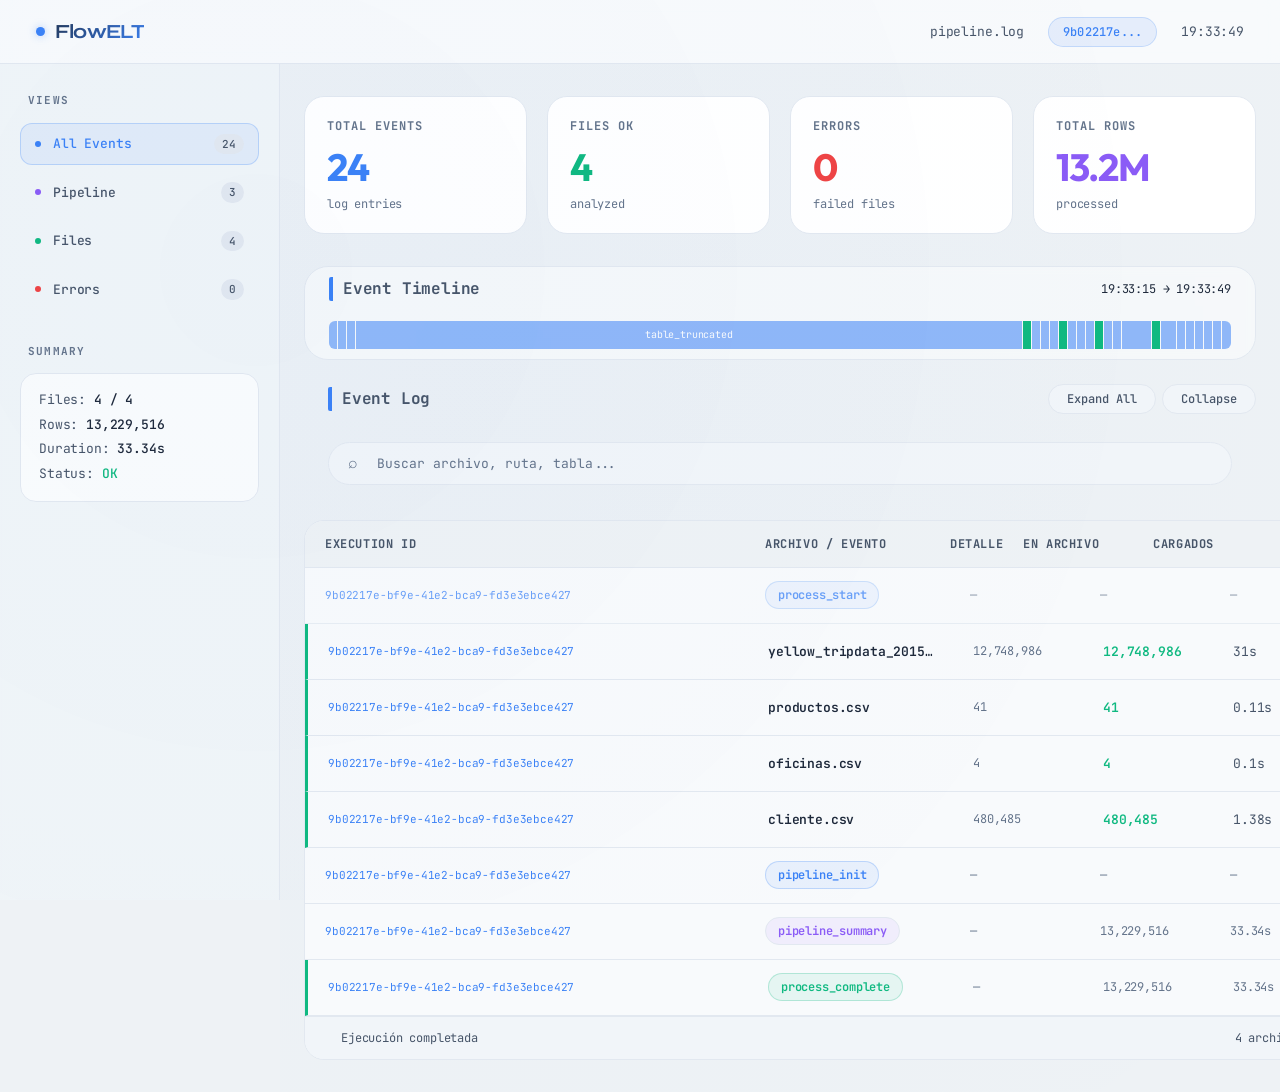
<file: logs/examples/log_example.html>
<!DOCTYPE html>
<html lang="en">
<head>
    <meta charset="UTF-8">
    <meta name="viewport" content="width=device-width, initial-scale=1.0, viewport-fit=cover">
    <title>FlowELT — Pipeline Monitor | Dark Elegant</title>
    <link href="https://fonts.googleapis.com/css2?family=Outfit:wght@400;500;600;700;800&family=JetBrains+Mono:wght@400;500;600;700&family=Syne:wght@400;500;600;700;800&display=swap" rel="stylesheet">
    <style>
        * {
            margin: 0;
            padding: 0;
            box-sizing: border-box;
        }

 :root {
    /* Modo claro suave - reducido el blanco, tonos más cálidos */
    --bg-deep: #eef2f5;
    --bg-surface: #f8fafc;
    --bg-elevated: #f1f5f9;
    --bg-card: #ffffff;
    --border-subtle: #e2e8f0;
    --border-medium: #cbd5e1;
    --accent-primary: #3b82f6;
    --accent-glow: rgba(59, 130, 246, 0.08);
    --accent-soft: #dbeafe;
    /* Textos con excelente contraste pero suaves */
    --text-primary: #1e293b;
    --text-secondary: #475569;
    --text-tertiary: #64748b;
    --success: #10b981;
    --success-glow: rgba(16, 185, 129, 0.08);
    --error: #ef4444;
    --error-glow: rgba(239, 68, 68, 0.08);
    --warning: #f59e0b;
    --warning-glow: rgba(245, 158, 11, 0.08);
    --purple-accent: #8b5cf6;
    --purple-glow: rgba(139, 92, 246, 0.08);
    --radius-sm: 6px;
    --radius-md: 10px;
    --radius-lg: 14px;
    --transition-fast: 0.15s ease;
    --transition-smooth: 0.2s cubic-bezier(0.2, 0.9, 0.4, 1.1);
}

* {
    margin: 0;
    padding: 0;
    box-sizing: border-box;
}

body {
    background: var(--bg-deep);
    font-family: 'JetBrains Mono', 'SF Mono', monospace;
    color: var(--text-primary);
    min-height: 100vh;
    overflow-x: hidden;
    line-height: 1.5;
    letter-spacing: -0.01em;
}

/* efecto de textura muy sutil */
body::before {
    content: '';
    position: fixed;
    top: 0;
    left: 0;
    right: 0;
    bottom: 0;
    background: radial-gradient(circle at 20% 30%, rgba(59, 130, 246, 0.02) 0%, transparent 80%);
    pointer-events: none;
    z-index: 999;
}

/* scrollbar elegante */
::-webkit-scrollbar {
    width: 5px;
    height: 5px;
}
::-webkit-scrollbar-track {
    background: var(--bg-surface);
    border-radius: 10px;
}
::-webkit-scrollbar-thumb {
    background: #cbd5e1;
    border-radius: 10px;
}
::-webkit-scrollbar-thumb:hover {
    background: var(--accent-primary);
}

/* topbar — menos blanco, más translúcido */
.topbar {
    display: flex;
    align-items: center;
    justify-content: space-between;
    padding: 0 36px;
    height: 64px;
    background: rgba(248, 250, 252, 0.95);
    backdrop-filter: blur(12px);
    border-bottom: 1px solid var(--border-subtle);
    position: sticky;
    top: 0;
    z-index: 110;
}

.logo {
    font-family: 'Syne', sans-serif;
    font-weight: 700;
    font-size: 20px;
    letter-spacing: -0.8px;
    background: linear-gradient(135deg, #1e293b 0%, #3b82f6 100%);
    -webkit-background-clip: text;
    background-clip: text;
    color: transparent;
    display: flex;
    align-items: center;
    gap: 10px;
}
.logo-dot {
    width: 9px;
    height: 9px;
    background: var(--accent-primary);
    border-radius: 50%;
    box-shadow: 0 0 8px rgba(59, 130, 246, 0.4);
    animation: softPulse 2.2s infinite;
}
@keyframes softPulse {
    0%, 100% { opacity: 0.9; transform: scale(1); }
    50% { opacity: 0.5; transform: scale(0.85); }
}

.topbar-meta {
    font-size: 13px;
    color: var(--text-secondary);
    display: flex;
    align-items: center;
    gap: 24px;
}
.execution-badge {
    background: rgba(59, 130, 246, 0.1);
    border: 0.5px solid rgba(59, 130, 246, 0.2);
    padding: 5px 14px;
    border-radius: 40px;
    font-size: 12px;
    font-weight: 500;
    font-family: 'JetBrains Mono', monospace;
    letter-spacing: 0.2px;
    color: var(--accent-primary);
}

/* layout grid */
.layout {
    display: grid;
    grid-template-columns: 280px 1fr;
    min-height: calc(100vh - 64px);
}

/* sidebar — fondo más integrado, menos blanco */
.sidebar {
    background: rgba(241, 245, 249, 0.8);
    backdrop-filter: blur(4px);
    border-right: 1px solid var(--border-subtle);
    padding: 28px 0;
    position: sticky;
    top: 64px;
    height: calc(100vh - 64px);
    overflow-y: auto;
}

.sidebar-section {
    padding: 0 20px;
    margin-bottom: 32px;
}
.sidebar-label {
    font-size: 11px;
    font-weight: 700;
    letter-spacing: 1.2px;
    text-transform: uppercase;
    color: var(--text-tertiary);
    margin-bottom: 14px;
    padding-left: 8px;
}
.nav-item {
    display: flex;
    align-items: center;
    gap: 12px;
    padding: 10px 14px;
    border-radius: 12px;
    cursor: pointer;
    font-size: 13px;
    font-weight: 500;
    color: var(--text-secondary);
    transition: all var(--transition-fast);
    margin-bottom: 6px;
    border: 1px solid transparent;
}
.nav-item:hover {
    background: rgba(59, 130, 246, 0.06);
    color: var(--text-primary);
    border-color: rgba(59, 130, 246, 0.15);
}
.nav-item.active {
    background: var(--accent-glow);
    border-color: rgba(59, 130, 246, 0.25);
    color: var(--accent-primary);
}
.nav-dot {
    width: 6px;
    height: 6px;
    border-radius: 50%;
}
.nav-count {
    margin-left: auto;
    font-size: 11px;
    background: #e2e8f0;
    padding: 2px 8px;
    border-radius: 30px;
    color: var(--text-secondary);
    font-weight: 500;
}

/* summary block */
.summary-stats {
    background: rgba(255, 255, 255, 0.7);
    border-radius: 16px;
    padding: 14px 18px;
    margin-top: 8px;
    border: 0.5px solid var(--border-subtle);
}
.summary-stats > div {
    font-size: 13px;
    line-height: 1.9;
    color: var(--text-secondary);
}
.summary-stats span {
    color: var(--text-primary);
    font-weight: 500;
}

/* main area */
.main {
    padding: 32px 24px;
    background: radial-gradient(ellipse at 20% 30%, rgba(59, 130, 246, 0.02), transparent);
}

/* KPI cards — menos blanco, más integración */
.kpi-grid {
    display: grid;
    grid-template-columns: repeat(4, 1fr);
    gap: 20px;
    margin-bottom: 32px;
}
.kpi-card {
    background: var(--bg-card);
    border: 1px solid var(--border-subtle);
    border-radius: 20px;
    padding: 20px 22px;
    position: relative;
    transition: all var(--transition-smooth);
    backdrop-filter: blur(2px);
    overflow: hidden;
}
.kpi-card::after {
    content: '';
    position: absolute;
    bottom: 0;
    left: 0;
    width: 100%;
    height: 2px;
    background: linear-gradient(90deg, transparent, var(--accent-primary), transparent);
    opacity: 0;
    transition: opacity 0.3s;
}
.kpi-card:hover {
    transform: translateY(-3px);
    border-color: rgba(59, 130, 246, 0.4);
    box-shadow: 0 12px 28px -12px rgba(0, 0, 0, 0.1);
}
.kpi-card:hover::after {
    opacity: 0.6;
}
.kpi-label {
    font-size: 12px;
    font-weight: 700;
    letter-spacing: 1px;
    color: var(--text-tertiary);
    text-transform: uppercase;
    margin-bottom: 12px;
}
.kpi-value {
    font-family: 'Outfit', sans-serif;
    font-size: 38px;
    font-weight: 700;
    line-height: 1.1;
    margin-bottom: 6px;
    letter-spacing: -1px;
}
.kpi-card.blue .kpi-value { color: var(--accent-primary); }
.kpi-card.green .kpi-value { color: var(--success); }
.kpi-card.red .kpi-value { color: var(--error); }
.kpi-card.purple .kpi-value { color: var(--purple-accent); }
.kpi-sub {
    font-size: 12px;
    color: var(--text-tertiary);
}

/* timeline wrap — más suave */
.timeline-wrap {
    background: rgba(248, 250, 252, 0.8);
    backdrop-filter: blur(4px);
    border: 0.5px solid var(--border-subtle);
    border-radius: 24px;
    padding: 10px 24px;
    margin-bottom: 24px;
}
.timeline-wrap .section-header {
    margin-bottom: 8px;
}
.section-header {
    display: flex;
    align-items: center;
    justify-content: space-between;
    margin-bottom: 20px;
    padding-bottom: 8px;
}
/* Align Event Log header with content inside timeline-wrap */
.main > .section-header {
    padding-left: 24px;
}
.main > .search-wrap {
    margin-left: 24px;
    margin-right: 24px;
}
.main > .filters {
    padding-left: 24px;
    padding-right: 24px;
}
.section-title {
    font-family: 'JetBrains Mono', monospace;
    font-size: 16px;
    font-weight: 700;
    letter-spacing: -0.2px;
    color: var(--text-secondary);
    padding-left: 14px;
    background: linear-gradient(to right, var(--accent-primary) 4px, transparent 4px);
    border-radius: 2px;
}
.timeline-track {
    display: flex;
    align-items: stretch;
    width: 100%;
    height: 28px;
    border-radius: 6px;
    overflow: hidden;
    margin-top: 12px;
    gap: 1px;
}
.timeline-segment {
    display: flex;
    align-items: center;
    justify-content: center;
    padding: 0 4px;
    font-size: 10px;
    font-family: 'JetBrains Mono', monospace;
    white-space: nowrap;
    overflow: hidden;
    text-overflow: ellipsis;
    cursor: pointer;
    transition: filter 0.15s;
    min-width: 2px;
}
.timeline-segment:hover { filter: brightness(1.15); }
.timeline-segment.ok   { background: var(--success);        color: #fff; }
.timeline-segment.err  { background: var(--error);          color: #fff; }
.timeline-segment.info { background: var(--accent-primary); color: #fff; opacity: 0.55; }

/* search & filters */
.search-wrap {
    position: relative;
    margin-bottom: 35px;
}
.search-input {
    width: 100%;
    background: var(--bg-elevated);
    border: 1px solid var(--border-subtle);
    border-radius: 44px;
    padding: 12px 20px 12px 48px;
    font-family: 'JetBrains Mono', monospace;
    font-size: 13px;
    color: var(--text-primary);
    transition: all var(--transition-fast);
}
.search-input:focus {
    border-color: var(--accent-primary);
    outline: none;
    box-shadow: 0 0 0 2px var(--accent-glow);
}
.search-input::placeholder {
    color: var(--text-tertiary);
}
.search-icon {
    position: absolute;
    left: 20px;
    top: 50%;
    transform: translateY(-50%);
    font-size: 16px;
    color: var(--text-tertiary);
}
.filters {
    display: flex;
    gap: 10px;
    margin-bottom: 20px;
    flex-wrap: wrap;
}
.filter-btn {
    padding: 6px 18px;
    border-radius: 40px;
    font-size: 12px;
    font-family: 'JetBrains Mono', monospace;
    font-weight: 500;
    background: #f1f5f9;
    border: 0.5px solid var(--border-subtle);
    color: var(--text-secondary);
    cursor: pointer;
    transition: all 0.2s;
}
.filter-btn:hover {
    background: rgba(59, 130, 246, 0.1);
    color: var(--accent-primary);
    border-color: var(--accent-primary);
}
.filter-btn.active {
    background: var(--accent-glow);
    border-color: var(--accent-primary);
    color: var(--accent-primary);
}
.filter-btn.success.active {
    background: var(--success-glow);
    border-color: var(--success);
    color: var(--success);
}
.filter-btn.error.active {
    background: var(--error-glow);
    border-color: var(--error);
    color: var(--error);
}

/* event table — menos blanco, más integrado */
.event-table {
    background: var(--bg-surface);
    border-radius: 20px;
    border: 0.5px solid var(--border-subtle);
    overflow: hidden;
    min-width: 1020px;
}
.main {
    overflow-x: auto;
}
.event-table-header {
    display: grid;
    grid-template-columns: 420px 165px 1fr 110px 110px 90px 36px;
    column-gap: 20px;
    padding: 14px 20px;
    background: #eef2f5;
    border-bottom: 1px solid var(--border-subtle);
    font-size: 12px;
    font-weight: 700;
    letter-spacing: 0.6px;
    text-transform: uppercase;
    color: var(--text-secondary);
}
.event-row {
    display: grid;
    grid-template-columns: 420px 165px 1fr 110px 110px 90px 36px;
    column-gap: 20px;
    padding: 0 20px;
    border-bottom: 0.5px solid var(--border-subtle);
    cursor: pointer;
    transition: background 0.15s;
    min-height: 56px;
    align-items: center;
}
.event-row:last-child {
    border-bottom: none;
}
.event-row:hover {
    background: rgba(59, 130, 246, 0.03);
}
.event-row--ok  { border-left: 3px solid var(--success); }
.event-row--err { border-left: 3px solid var(--error); }
.event-exec-id {
    font-size: 11px;
    font-family: 'JetBrains Mono', monospace;
    color: var(--accent-primary);
    overflow: hidden;
    text-overflow: ellipsis;
    white-space: nowrap;
}
.event-filename {
    font-size: 13px;
    font-weight: 600;
    color: var(--text-primary);
    overflow: hidden;
    text-overflow: ellipsis;
    white-space: nowrap;
}
.event-path {
    font-size: 11px;
    color: var(--text-tertiary);
    overflow: hidden;
    text-overflow: ellipsis;
    white-space: nowrap;
}
.event-rows {
    font-size: 13px;
    color: var(--success);
    font-weight: 600;
    font-variant-numeric: tabular-nums;
}
.event-rows-err {
    font-size: 13px;
    color: var(--error);
    font-weight: 600;
}
.event-duration {
    font-size: 13px;
    color: var(--text-secondary);
    font-variant-numeric: tabular-nums;
}
.event-meta {
    font-size: 12px;
    color: var(--text-tertiary);
    overflow: hidden;
    text-overflow: ellipsis;
    white-space: nowrap;
}
.event-badge {
    display: inline-flex;
    align-items: center;
    padding: 4px 12px;
    border-radius: 30px;
    font-size: 12px;
    font-weight: 600;
    letter-spacing: -0.2px;
    background: #eef2f5;
    color: var(--text-secondary);
    border: 0.5px solid var(--border-subtle);
}
.badge-pipeline_start, .badge-pipeline_init {
    background: var(--accent-glow);
    color: var(--accent-primary);
    border-color: rgba(59, 130, 246, 0.25);
}
.badge-file_analysis_metadata_metadata {
    background: var(--success-glow);
    color: var(--success);
    border-color: rgba(16, 185, 129, 0.25);
}
.badge-pipeline_summary {
    background: var(--purple-glow);
    color: var(--purple-accent);
}
.badge-metadata, .badge-columns {
    background: rgba(139, 92, 246, 0.08);
    color: #7c3aed;
}
.badge-analysis_error, .badge-critical_error, .badge-file_not_found {
    background: var(--error-glow);
    color: var(--error);
}
.badge-complete-ok {
    background: var(--success-glow);
    color: var(--success);
    border-color: rgba(16, 185, 129, 0.25);
}
.badge-complete-err {
    background: var(--error-glow);
    color: var(--error);
    border-color: rgba(239, 68, 68, 0.25);
}
.event-summary {
    font-size: 13px;
    color: var(--text-secondary);
    overflow: hidden;
    text-overflow: ellipsis;
    white-space: nowrap;
    padding-right: 12px;
}
.event-expand {
    font-size: 12px;
    color: var(--text-tertiary);
    text-align: right;
    transition: transform 0.2s, color 0.2s;
}
.event-row.expanded .event-expand {
    transform: rotate(90deg);
    color: var(--accent-primary);
}

/* detail panel — más suave */
.detail-panel {
    display: none;
    padding: 20px 24px;
    background: #f9fbfd;
    border-top: 1px solid var(--border-subtle);
}
.detail-panel.show {
    display: block;
}
.detail-grid {
    display: grid;
    grid-template-columns: repeat(auto-fill, minmax(240px, 1fr));
    gap: 12px;
}
.detail-field {
    background: #f1f5f9;
    border-radius: 14px;
    padding: 12px 16px;
    border: 0.5px solid var(--border-subtle);
}
.detail-key {
    font-size: 10px;
    font-weight: 700;
    text-transform: uppercase;
    letter-spacing: 0.8px;
    color: var(--text-tertiary);
    margin-bottom: 8px;
}
.detail-val {
    font-size: 14px;
    font-weight: 500;
    color: var(--text-primary);
}
.detail-val.num { color: var(--accent-primary); font-family: monospace; font-weight: 600;}
.detail-val.ok { color: var(--success); font-weight: 600;}
.detail-val.err { color: var(--error); font-weight: 600;}

.cols-section {
    margin-top: 16px;
}
.cols-toggle {
    display: inline-flex;
    align-items: center;
    gap: 8px;
    font-size: 12px;
    cursor: pointer;
    color: var(--accent-primary);
    background: rgba(59, 130, 246, 0.08);
    padding: 4px 14px;
    border-radius: 40px;
    transition: 0.2s;
}
.cols-grid {
    display: none;
    grid-template-columns: repeat(auto-fill, minmax(160px, 1fr));
    gap: 8px;
    margin-top: 14px;
}
.cols-grid.show {
    display: grid;
}
.col-chip {
    background: #f1f5f9;
    border: 0.5px solid var(--border-subtle);
    border-radius: 40px;
    padding: 5px 14px;
    font-size: 12px;
    display: flex;
    gap: 8px;
    color: var(--text-secondary);
}
.status-bar {
    display: flex;
    align-items: center;
    gap: 16px;
    padding: 12px 20px;
    background: #f1f5f9;
    border-top: 0.5px solid var(--border-subtle);
    font-size: 12px;
    color: var(--text-secondary);
}

.file-list-toggle {
    display: inline-flex;
    gap: 6px;
    font-size: 12px;
    background: rgba(59, 130, 246, 0.1);
    padding: 2px 12px;
    border-radius: 30px;
    cursor: pointer;
    transition: 0.15s;
    color: var(--accent-primary);
}
.file-list-dropdown {
    display: none;
    flex-direction: column;
    gap: 6px;
    margin-top: 12px;
    background: var(--bg-elevated);
    border-radius: 14px;
    padding: 12px;
    max-height: 200px;
    overflow-y: auto;
    border: 0.5px solid var(--border-subtle);
}
.file-list-dropdown.show { display: flex; }
.file-list-item {
    font-size: 12px;
    padding: 4px 8px;
    border-left: 2px solid var(--accent-primary);
    color: var(--text-secondary);
}

.event-row--flat {
    cursor: default;
    opacity: 0.75;
}
.file-events-list {
    display: flex;
    flex-direction: column;
    gap: 6px;
    padding: 4px 0;
}
.file-event-item {
    display: flex;
    align-items: center;
    gap: 12px;
    padding: 7px 10px;
    border-radius: 8px;
    background: var(--bg-elevated);
    border: 0.5px solid var(--border-subtle);
}
.file-event-time {
    font-size: 11px;
    color: var(--text-tertiary);
    font-variant-numeric: tabular-nums;
    min-width: 72px;
    flex-shrink: 0;
}
.file-event-detail {
    font-size: 12px;
    color: var(--text-secondary);
    overflow: hidden;
    text-overflow: ellipsis;
    white-space: nowrap;
}
.empty-state {
    text-align: center;
    padding: 60px;
    color: var(--text-tertiary);
}
.summary-inline {
    display: flex;
    align-items: center;
    gap: 8px;
    flex-wrap: wrap;
}
.summary-tag {
    background: #eef2f5;
    padding: 2px 8px;
    border-radius: 20px;
    font-size: 11px;
    font-weight: 500;
}
.summary-tag.ok { background: var(--success-glow); color: var(--success);}
.summary-tag.err { background: var(--error-glow); color: var(--error);}
.summary-filename {
    font-family: monospace;
    font-size: 12px;
    color: var(--text-primary);
}

/* responsive */
@media (max-width: 900px) {
    .layout { grid-template-columns: 1fr; }
    .sidebar { display: none; }
    .kpi-grid { grid-template-columns: repeat(2,1fr); }
    .main { padding: 20px; }
    .event-table-header, .event-row {
        grid-template-columns: 100px 1fr 110px 36px;
    }
    .event-table-header > :nth-child(2),
    .event-row > :nth-child(2),
    .event-table-header > :nth-child(3),
    .event-row > :nth-child(3),
    .event-table-header > :nth-child(4),
    .event-row > :nth-child(4),
    .event-table-header > :nth-child(6),
    .event-row > :nth-child(6) { display: none; }
}
    </style>
</head>
<body>
<div class="topbar">
    <div class="logo"><div class="logo-dot"></div>FlowELT</div>
    <div class="topbar-meta"><span id="log-filename">—</span><span class="execution-badge" id="exec-id">execution_id</span><span id="last-update"></span></div>
</div>
<div class="layout">
    <aside class="sidebar"><div class="sidebar-section"><div class="sidebar-label">Views</div>
        <div class="nav-item active" onclick="setView('all', this)"><div class="nav-dot" style="background: var(--accent-primary)"></div>All Events<span class="nav-count" id="nav-all">0</span></div>
        <div class="nav-item" onclick="setView('pipeline', this)"><div class="nav-dot" style="background: var(--purple-accent)"></div>Pipeline<span class="nav-count" id="nav-pipeline">0</span></div>
        <div class="nav-item" onclick="setView('file_success', this)"><div class="nav-dot" style="background: var(--success)"></div>Files<span class="nav-count" id="nav-file_success">0</span></div>
        <div class="nav-item" onclick="setView('errors', this)"><div class="nav-dot" style="background: var(--error)"></div>Errors<span class="nav-count" id="nav-errors">0</span></div>
    </div>
    <div class="sidebar-section"><div class="sidebar-label">Summary</div><div class="summary-stats"><div>Files: <span id="sb-files">—</span></div><div>Rows: <span id="sb-rows">—</span></div><div>Duration: <span id="sb-duration">—</span></div><div>Status: <span id="sb-status">—</span></div></div></div></aside>
    <main class="main">
        <div class="kpi-grid"><div class="kpi-card blue"><div class="kpi-label">Total Events</div><div class="kpi-value" id="kpi-total">—</div><div class="kpi-sub">log entries</div></div>
        <div class="kpi-card green"><div class="kpi-label">Files OK</div><div class="kpi-value" id="kpi-success">—</div><div class="kpi-sub">analyzed</div></div>
        <div class="kpi-card red"><div class="kpi-label">Errors</div><div class="kpi-value" id="kpi-errors">—</div><div class="kpi-sub">failed files</div></div>
        <div class="kpi-card purple"><div class="kpi-label">Total Rows</div><div class="kpi-value" id="kpi-rows">—</div><div class="kpi-sub">processed</div></div></div>
        <div class="timeline-wrap"><div class="section-header"><div class="section-title">Event Timeline</div><span id="timeline-range" style="font-size:12px;"></span></div><div class="timeline-track" id="timeline-track"></div></div>
        <div class="section-header"><div class="section-title">Event Log</div><div><button class="filter-btn" onclick="expandAll()">Expand All</button><button class="filter-btn" onclick="collapseAll()" style="margin-left:6px;">Collapse</button></div></div>
        <div class="search-wrap"><span class="search-icon">⌕</span><input class="search-input" id="search-input" placeholder="Buscar archivo, ruta, tabla..." oninput="applyFilters()"></div>
        <div class="event-table"><div class="event-table-header"><span>Execution ID</span><span>Archivo / Evento</span><span>Detalle</span><span>En archivo</span><span>Cargados</span><span>Duración</span><span></span></div><div id="events-body"></div><div class="status-bar"><div class="status-dot green" id="status-dot"></div><span id="status-text">Ready</span><span style="margin-left:auto" id="status-count"></span></div></div>
    </main>
</div>
<script>
    const RAW_DATA = [
  {
    "timestamp": "2026-05-06T19:33:15.726546",
    "evento": "process_start",
    "detalles": {
      "execution_id": "9b02217e-bf9e-41e2-bca9-fd3e3ebce427"
    }
  },
  {
    "timestamp": "2026-05-06T19:33:15.738159",
    "evento": "table_already_exists",
    "detalles": {
      "execution_id": "9b02217e-bf9e-41e2-bca9-fd3e3ebce427",
      "tabla": "taxi",
      "schema": "public"
    }
  },
  {
    "timestamp": "2026-05-06T19:33:15.738339",
    "evento": "file_start",
    "detalles": {
      "execution_id": "9b02217e-bf9e-41e2-bca9-fd3e3ebce427",
      "file": "/home/daniel/Documentos/yellow_tripdata_2015-01.csv",
      "destination_table": "taxi",
      "schema": "public"
    }
  },
  {
    "timestamp": "2026-05-06T19:33:15.959901",
    "evento": "table_truncated",
    "detalles": {
      "execution_id": "9b02217e-bf9e-41e2-bca9-fd3e3ebce427",
      "table": "taxi",
      "schema": "public"
    }
  },
  {
    "timestamp": "2026-05-06T19:33:46.736347",
    "evento": "file_success",
    "detalles": {
      "execution_id": "9b02217e-bf9e-41e2-bca9-fd3e3ebce427",
      "file": "/home/daniel/Documentos/yellow_tripdata_2015-01.csv",
      "destination_table": "taxi",
      "schema": "public",
      "rows_inserted": 12748986,
      "duration_seconds": 31.0
    }
  },
  {
    "timestamp": "2026-05-06T19:33:46.747256",
    "evento": "table_already_exists",
    "detalles": {
      "execution_id": "9b02217e-bf9e-41e2-bca9-fd3e3ebce427",
      "tabla": "producto",
      "schema": "public"
    }
  },
  {
    "timestamp": "2026-05-06T19:33:46.749625",
    "evento": "file_start",
    "detalles": {
      "execution_id": "9b02217e-bf9e-41e2-bca9-fd3e3ebce427",
      "file": "/home/daniel/Documentos/productos.csv",
      "destination_table": "producto",
      "schema": "public"
    }
  },
  {
    "timestamp": "2026-05-06T19:33:46.808777",
    "evento": "table_truncated",
    "detalles": {
      "execution_id": "9b02217e-bf9e-41e2-bca9-fd3e3ebce427",
      "table": "producto",
      "schema": "public"
    }
  },
  {
    "timestamp": "2026-05-06T19:33:46.863326",
    "evento": "file_success",
    "detalles": {
      "execution_id": "9b02217e-bf9e-41e2-bca9-fd3e3ebce427",
      "file": "/home/daniel/Documentos/productos.csv",
      "destination_table": "producto",
      "schema": "public",
      "rows_inserted": 41,
      "duration_seconds": 0.11
    }
  },
  {
    "timestamp": "2026-05-06T19:33:46.872222",
    "evento": "table_already_exists",
    "detalles": {
      "execution_id": "9b02217e-bf9e-41e2-bca9-fd3e3ebce427",
      "tabla": "oficina",
      "schema": "public"
    }
  },
  {
    "timestamp": "2026-05-06T19:33:46.874083",
    "evento": "file_start",
    "detalles": {
      "execution_id": "9b02217e-bf9e-41e2-bca9-fd3e3ebce427",
      "file": "/home/daniel/Documentos/oficinas.csv",
      "destination_table": "oficina",
      "schema": "public"
    }
  },
  {
    "timestamp": "2026-05-06T19:33:46.928924",
    "evento": "table_truncated",
    "detalles": {
      "execution_id": "9b02217e-bf9e-41e2-bca9-fd3e3ebce427",
      "table": "oficina",
      "schema": "public"
    }
  },
  {
    "timestamp": "2026-05-06T19:33:46.976590",
    "evento": "file_success",
    "detalles": {
      "execution_id": "9b02217e-bf9e-41e2-bca9-fd3e3ebce427",
      "file": "/home/daniel/Documentos/oficinas.csv",
      "destination_table": "oficina",
      "schema": "public",
      "rows_inserted": 4,
      "duration_seconds": 0.1
    }
  },
  {
    "timestamp": "2026-05-06T19:33:46.983727",
    "evento": "table_already_exists",
    "detalles": {
      "execution_id": "9b02217e-bf9e-41e2-bca9-fd3e3ebce427",
      "tabla": "cliente",
      "schema": "public"
    }
  },
  {
    "timestamp": "2026-05-06T19:33:46.983988",
    "evento": "file_start",
    "detalles": {
      "execution_id": "9b02217e-bf9e-41e2-bca9-fd3e3ebce427",
      "file": "/home/daniel/Documentos/cliente.csv",
      "destination_table": "cliente",
      "schema": "public"
    }
  },
  {
    "timestamp": "2026-05-06T19:33:47.062130",
    "evento": "table_truncated",
    "detalles": {
      "execution_id": "9b02217e-bf9e-41e2-bca9-fd3e3ebce427",
      "table": "cliente",
      "schema": "public"
    }
  },
  {
    "timestamp": "2026-05-06T19:33:48.363855",
    "evento": "file_success",
    "detalles": {
      "execution_id": "9b02217e-bf9e-41e2-bca9-fd3e3ebce427",
      "file": "/home/daniel/Documentos/cliente.csv",
      "destination_table": "cliente",
      "schema": "public",
      "rows_inserted": 480485,
      "duration_seconds": 1.38
    }
  },
  {
    "timestamp": "2026-05-06T19:33:48.371038",
    "evento": "pipeline_init",
    "detalles": {
      "execution_id": "9b02217e-bf9e-41e2-bca9-fd3e3ebce427",
      "status": "success",
      "cantidad": 4,
      "archivos": [
        "yellow_tripdata_2015-01.csv",
        "productos.csv",
        "oficinas.csv",
        "cliente.csv"
      ]
    }
  },
  {
    "timestamp": "2026-05-06T19:33:48.983795",
    "evento": "file_analysis_metadata",
    "detalles": {
      "execution_id": "9b02217e-bf9e-41e2-bca9-fd3e3ebce427",
      "rows": 12748986,
      "file": "yellow_tripdata_2015-01.csv"
    }
  },
  {
    "timestamp": "2026-05-06T19:33:49.011541",
    "evento": "file_analysis_metadata",
    "detalles": {
      "execution_id": "9b02217e-bf9e-41e2-bca9-fd3e3ebce427",
      "rows": 41,
      "file": "productos.csv"
    }
  },
  {
    "timestamp": "2026-05-06T19:33:49.013238",
    "evento": "file_analysis_metadata",
    "detalles": {
      "execution_id": "9b02217e-bf9e-41e2-bca9-fd3e3ebce427",
      "rows": 4,
      "file": "oficinas.csv"
    }
  },
  {
    "timestamp": "2026-05-06T19:33:49.060129",
    "evento": "file_analysis_metadata",
    "detalles": {
      "execution_id": "9b02217e-bf9e-41e2-bca9-fd3e3ebce427",
      "rows": 480485,
      "file": "cliente.csv"
    }
  },
  {
    "timestamp": "2026-05-06T19:33:49.060299",
    "evento": "pipeline_summary",
    "detalles": {
      "execution_id": "9b02217e-bf9e-41e2-bca9-fd3e3ebce427",
      "total_files": 4,
      "total_rows": 13229516,
      "files_ok": 4,
      "files_error": 0,
      "duration_seconds": 33.34
    }
  },
  {
    "timestamp": "2026-05-06T19:33:49.064139",
    "evento": "process_complete",
    "detalles": {
      "execution_id": "9b02217e-bf9e-41e2-bca9-fd3e3ebce427",
      "status": "COMPLETED",
      "total_tasks": 4,
      "successful_tasks": 4,
      "failed_tasks": 0,
      "total_rows": 13229516,
      "duration_seconds": 33.34
    }
  }
] || [];
    let expandedRows = new Set(), searchQuery = '';
    // ── Clasificación ─────────────────────────────────────────────────────
    const FILE_EVENTS  = new Set(['file_start','file_success','file_analysis_metadata','file_error','file_not_found']);
    const TABLE_EVENTS = new Set(['table_already_exists','table_created']);
    const END_EVENTS   = ['pipeline_init','pipeline_summary','process_complete','dashboard_generated'];
    function isError(e){ return ['analysis_error','file_not_found','critical_error','file_error','table_creation_error'].includes(e.evento); }
    // ── Badge CSS ─────────────────────────────────────────────────────────
    function bc(ev){ const m={'pipeline_start':'badge-pipeline_start','pipeline_init':'badge-pipeline_init','pipeline_summary':'badge-pipeline_summary','file_analysis_metadata':'badge-file_analysis_metadata','file_success':'badge-file_analysis_metadata','file_start':'badge-metadata','table_already_exists':'badge-metadata','table_created':'badge-metadata','analysis_error':'badge-analysis_error','file_not_found':'badge-file_not_found','critical_error':'badge-critical_error','table_creation_error':'badge-analysis_error','process_start':'badge-pipeline_start','process_complete':'badge-pipeline_summary'}; return m[ev]||'badge-default'; }

    // ── Agrupa eventos por archivo ────────────────────────────────────────
    function buildGroups(){
        const fileStarts = RAW_DATA.filter(e => e.evento === 'file_start');
        const usedIdxs   = new Set();
        const groups     = [];

        // 1. process_start (fila plana, sin expand)
        const psIdx = RAW_DATA.findIndex(e => e.evento === 'process_start');
        if(psIdx >= 0){ groups.push({ type:'flat', event: RAW_DATA[psIdx] }); usedIdxs.add(psIdx); }

        // 2. Una fila por archivo
        fileStarts.forEach(fs => {
            const d         = fs.detalles || {};
            const filePath  = d.file || '';
            const filename  = filePath.split(/[\\/]/).pop();
            const destTable = d.destination_table || '';
            const execId    = d.execution_id || '';

            const eventIdxs = [];
            RAW_DATA.forEach((e, i) => {
                const ed = e.detalles || {};
                if(FILE_EVENTS.has(e.evento)  && (ed.file === filePath || ed.file === filename)) eventIdxs.push(i);
                if(TABLE_EVENTS.has(e.evento) && ed.tabla === destTable) eventIdxs.push(i);
            });
            eventIdxs.forEach(i => usedIdxs.add(i));

            const fileEvs = eventIdxs.map(i => RAW_DATA[i]);
            const success = fileEvs.find(e => e.evento === 'file_success');
            const meta    = fileEvs.find(e => e.evento === 'file_analysis_metadata');

            groups.push({
                type: 'file', filePath, filename, execId,
                rowsInFile:   meta?.detalles?.rows,
                rowsInserted: success?.detalles?.rows_inserted,
                duration:     success?.detalles?.duration_seconds,
                hasError:     fileEvs.some(isError),
                events:       fileEvs,
            });
        });

        // 2b. Archivos que fallaron antes de file_start (table_creation_error sin file_start)
        RAW_DATA.forEach((e, i) => {
            if (e.evento !== 'table_creation_error' || usedIdxs.has(i)) return;
            const d = e.detalles || {};
            const filePath = d.file || '';
            const filename = filePath.split(/[\\/]/).pop() || d.table || 'unknown';
            const eventIdxs = [i];
            usedIdxs.add(i);
            RAW_DATA.forEach((e2, i2) => {
                if (!usedIdxs.has(i2) && e2.evento === 'file_not_found') {
                    const p = e2.detalles?.path || '';
                    if (filename && p.includes(filename)) { eventIdxs.push(i2); usedIdxs.add(i2); }
                }
            });
            groups.push({
                type: 'file', filePath, filename,
                execId: d.execution_id || '',
                rowsInFile: null, rowsInserted: null, duration: null,
                hasError: true, errorMsg: d.error || '',
                events: eventIdxs.map(idx => RAW_DATA[idx]),
            });
        });

        // 3. Eventos finales
        RAW_DATA.forEach((e, i) => {
            if(END_EVENTS.includes(e.evento) && !usedIdxs.has(i)){
                groups.push({ type:'end', event: e, idx: i });
                usedIdxs.add(i);
            }
        });

        return groups;
    }

    // ── KPIs ──────────────────────────────────────────────────────────────
    function buildKPIs(){
        const complete   = RAW_DATA.find(e => e.evento === 'process_complete')?.detalles || null;
        const summary    = RAW_DATA.find(e => e.evento === 'pipeline_summary')?.detalles || null;
        const successes  = RAW_DATA.filter(e => e.evento === 'file_success');
        const errors     = RAW_DATA.filter(isError).length;
        const totalRows  = complete?.total_rows ?? summary?.total_rows ?? successes.reduce((s,e) => s+(e.detalles?.rows_inserted||0), 0);
        const filesOk    = complete?.successful_tasks ?? summary?.files_ok    ?? successes.length;
        const totalFiles = complete?.total_tasks      ?? summary?.total_files ?? successes.length;

        document.getElementById('kpi-total').textContent   = RAW_DATA.length.toLocaleString();
        document.getElementById('kpi-success').textContent = filesOk.toLocaleString();
        document.getElementById('kpi-errors').textContent  = errors.toLocaleString();
        const rd = totalRows>999999?(totalRows/1e6).toFixed(1)+'M':totalRows>999?(totalRows/1e3).toFixed(1)+'K':totalRows.toString();
        document.getElementById('kpi-rows').textContent    = rd;
        document.getElementById('sb-files').textContent    = `${filesOk} / ${totalFiles}`;
        document.getElementById('sb-rows').textContent     = totalRows.toLocaleString();
        document.getElementById('nav-all').textContent     = RAW_DATA.length;
        document.getElementById('nav-pipeline').textContent= RAW_DATA.filter(e=>END_EVENTS.includes(e.evento)).length;
        document.getElementById('nav-file_success').textContent = successes.length;
        document.getElementById('nav-errors').textContent  = errors;
        const hasErr = errors > 0;
        document.getElementById('sb-status').textContent   = hasErr ? 'PARTIAL' : 'OK';
        document.getElementById('sb-status').style.color   = hasErr ? 'var(--error)' : 'var(--success)';
        document.getElementById('status-dot').className    = hasErr ? 'status-dot red' : 'status-dot green';
        document.getElementById('status-text').textContent = hasErr ? `${errors} error(s)` : 'Ejecución completada';
        const dur = complete?.duration_seconds ?? summary?.duration_seconds;
        if(dur!=null) document.getElementById('sb-duration').textContent=dur+'s';
        else if(RAW_DATA.length>=2){ const diff=(new Date(RAW_DATA[RAW_DATA.length-1].timestamp)-new Date(RAW_DATA[0].timestamp))/1000; document.getElementById('sb-duration').textContent=diff.toFixed(1)+'s'; }
    }

    // ── Timeline ──────────────────────────────────────────────────────────
    function buildTimeline(){
        const track = document.getElementById('timeline-track'); track.innerHTML='';
        if(!RAW_DATA.length) return;
        const times = RAW_DATA.map(e => new Date(e.timestamp).getTime());
        const minT = Math.min(...times), maxT = Math.max(...times);
        const total = maxT - minT || 1;
        RAW_DATA.forEach((e,i) => {
            const t0 = new Date(e.timestamp).getTime();
            const t1 = RAW_DATA[i+1] ? new Date(RAW_DATA[i+1].timestamp).getTime() : t0 + (total * 0.01);
            const pct = Math.max(((t1 - t0) / total) * 100, 0.3);
            const seg = document.createElement('div');
            seg.className = 'timeline-segment '+(isError(e)?'err':e.evento==='file_success'?'ok':'info');
            seg.style.width = pct+'%';
            const label = e.archivo || '';
            seg.title = `${e.timestamp.split('T')[1]?.slice(0,8)} — ${e.evento}${label?' — '+label:''}`;
            if(pct > 6) seg.textContent = label || e.evento;
            seg.onclick = () => {
                const groups = buildGroups();
                groups.forEach((g,gi) => { if(g.type==='file' && g.events.includes(e)) openFile(gi); });
            };
            track.appendChild(seg);
        });
        const f=RAW_DATA[0].timestamp.split('T')[1]?.slice(0,8), l=RAW_DATA[RAW_DATA.length-1].timestamp.split('T')[1]?.slice(0,8);
        document.getElementById('timeline-range').textContent=`${f} → ${l}`;
    }

    // ── Render ────────────────────────────────────────────────────────────
    function renderGroups(groups){
        const body = document.getElementById('events-body');
        document.getElementById('status-count').textContent = `${groups.filter(g=>g.type==='file').length} archivos`;
        if(!groups.length){ body.innerHTML='<div class="empty-state">Sin resultados</div>'; return; }
        body.innerHTML = groups.map((g,gi) => {
            if(g.type==='flat') return renderFlat(g);
            if(g.type==='file') return renderFile(g, gi);
            if(g.type==='end')  return renderEnd(g, gi);
            return '';
        }).join('');
    }

    function renderFlat(g){
        const d = g.event.detalles || {};
        const execId = d.execution_id ? d.execution_id : '—';
        const time   = g.event.timestamp.split('T')[1]?.slice(0,8) || '';
        return `<div class="event-row event-row--flat">
            <span class="event-exec-id" title="${d.execution_id||''}">${execId}</span>
            <span><span class="event-badge badge-pipeline_start">${g.event.evento}</span></span>
            <span class="event-meta">${time}</span>
            <span class="event-meta">—</span><span class="event-meta">—</span><span class="event-meta">—</span><span></span>
        </div>`;
    }

    function renderFile(g, gi){
        const execId     = g.execId || '—';
        const rowsFile   = g.rowsInFile   != null ? g.rowsInFile.toLocaleString()   : '—';
        const rowsLoaded = g.rowsInserted != null ? g.rowsInserted.toLocaleString() : '—';
        const dur        = g.duration     != null ? g.duration+'s' : '—';
        const isExp      = expandedRows.has(gi);
        const rClass          = g.hasError ? 'event-rows-err' : (g.rowsInserted != null ? 'event-rows' : 'event-meta');
        const rowsLoadedDisplay = g.hasError ? 'error' : rowsLoaded;
        const rowBorder       = g.hasError ? 'event-row--err' : (g.rowsInserted != null ? 'event-row--ok' : '');
        const pathDisplay     = g.hasError && g.errorMsg ? g.errorMsg : g.filePath;
        const pathTitle       = g.hasError && g.errorMsg ? `${g.filePath} — ${g.errorMsg}` : g.filePath;

        const evHtml = g.events.map(e => {
            const ed   = e.detalles || {};
            const time = e.timestamp.split('T')[1]?.slice(0,8) || '';
            let detail = '';
            if(TABLE_EVENTS.has(e.evento))               detail = `${ed.schema?ed.schema+'.':''}${ed.tabla||''}`;
            else if(e.evento==='file_start')             detail = ed.file || '';
            else if(e.evento==='file_success')           detail = `${(ed.rows_inserted||0).toLocaleString()} registros cargados en ${ed.duration_seconds}s`;
            else if(e.evento==='file_analysis_metadata') detail = `${(ed.rows||0).toLocaleString()} registros en el origen`;
            else if(e.evento==='table_creation_error')   detail = `Error: ${ed.error || ''}`;
            else if(e.evento==='file_not_found')         detail = `Not found: ${ed.path || ''}`;
            else detail = Object.entries(ed).filter(([k])=>k!=='execution_id').slice(0,2).map(([k,v])=>`${k}: ${String(v).slice(0,40)}`).join(' · ');
            return `<div class="file-event-item">
                <span class="file-event-time">${time}</span>
                <span class="event-badge ${bc(e.evento)}">${e.evento}</span>
                <span class="file-event-detail">${detail}</span>
            </div>`;
        }).join('');

        return `<div class="event-row ${isExp?'expanded':''} ${rowBorder}" id="frow-${gi}" onclick="toggleFile(${gi})">
            <span class="event-exec-id" title="${g.execId||''}">${execId}</span>
            <span class="event-filename" title="${g.filename}">${g.filename}</span>
            <span class="event-path" title="${pathTitle}">${pathDisplay}</span>
            <span class="event-meta">${rowsFile}</span>
            <span class="${rClass}">${rowsLoadedDisplay}</span>
            <span class="event-duration">${dur}</span>
            <span class="event-expand">▶</span>
        </div>
        <div class="detail-panel ${isExp?'show':''}" id="fdetail-${gi}">
            <div class="file-events-list">${evHtml}</div>
        </div>`;
    }

    function renderEnd(g, gi){
        const d      = g.event.detalles || {};
        const execId = d.execution_id ? d.execution_id : '—';
        const isExp  = expandedRows.has('end'+gi);
        let col3='—', col4='—', col5='—', col6='—';
        if(g.event.evento==='pipeline_summary'){
            col3=`${d.files_ok??0} ok${d.files_error?` · ${d.files_error} err`:''}`;
            col5=d.total_rows!=null?d.total_rows.toLocaleString():'—';
            col6=d.duration_seconds!=null?d.duration_seconds+'s':'—';
        } else if(g.event.evento==='process_complete'){
            col3=d.status||'';
            col5=d.total_rows!=null?d.total_rows.toLocaleString():'—';
            col6=d.duration_seconds!=null?d.duration_seconds+'s':'—';
        } else if(g.event.evento==='pipeline_init'){
            col3=`${d.cantidad||0} archivos`;
        } else if(g.event.evento==='dashboard_generated'){
            col3=d.path||'';
        }
        const isComplete = g.event.evento === 'process_complete';
        const hasErr = isComplete && (d.files_error > 0 || (d.status && d.status !== 'COMPLETED'));
        const rowMod = isComplete ? (hasErr ? 'event-row--err' : 'event-row--ok') : '';
        const badgeClass = isComplete ? (hasErr ? 'badge-complete-err' : 'badge-complete-ok') : bc(g.event.evento);
        return `<div class="event-row ${isExp?'expanded':''} ${rowMod}" id="frow-end${gi}" onclick="toggleEnd(${gi})">
            <span class="event-exec-id" title="${d.execution_id||''}">${execId}</span>
            <span><span class="event-badge ${badgeClass}">${g.event.evento}</span></span>
            <span class="event-meta">${col3}</span>
            <span class="event-meta">${col4}</span>
            <span class="event-meta">${col5}</span>
            <span class="event-meta">${col6}</span>
            <span class="event-expand">▶</span>
        </div>
        <div class="detail-panel ${isExp?'show':''}" id="fdetail-end${gi}">${buildDetail(g.event,'e'+gi)}</div>`;
    }

    // ── Toggles ───────────────────────────────────────────────────────────
    function openFile(gi){ expandedRows.add(gi); document.getElementById(`frow-${gi}`)?.classList.add('expanded'); document.getElementById(`fdetail-${gi}`)?.classList.add('show'); }
    function toggleFile(gi){
        const row=document.getElementById(`frow-${gi}`), det=document.getElementById(`fdetail-${gi}`);
        if(!row||!det) return;
        if(expandedRows.has(gi)){ expandedRows.delete(gi); row.classList.remove('expanded'); det.classList.remove('show'); }
        else{ expandedRows.add(gi); row.classList.add('expanded'); det.classList.add('show'); }
    }
    function toggleEnd(gi){
        const key='end'+gi, row=document.getElementById(`frow-end${gi}`), det=document.getElementById(`fdetail-end${gi}`);
        if(!row||!det) return;
        if(expandedRows.has(key)){ expandedRows.delete(key); row.classList.remove('expanded'); det.classList.remove('show'); }
        else{ expandedRows.add(key); row.classList.add('expanded'); det.classList.add('show'); }
    }
    function expandAll(){ buildGroups().forEach((_,i)=>openFile(i)); }
    function collapseAll(){ expandedRows.clear(); document.querySelectorAll('.event-row').forEach(r=>r.classList.remove('expanded')); document.querySelectorAll('.detail-panel').forEach(d=>d.classList.remove('show')); }
    function toggleCols(event, idx){ event.stopPropagation(); document.getElementById(`cols-${idx}`)?.classList.toggle('show'); document.getElementById(`cols-toggle-${idx}`)?.classList.toggle('open'); }

    // ── buildDetail ───────────────────────────────────────────────────────
    function buildDetail(e, idx='0'){
        const d=e.detalles||{}; let html='<div class="detail-grid">';
        const columns=d.columns;
        Object.entries(d).filter(([k])=>k!=='columns').forEach(([k,v])=>{
            if(Array.isArray(v)){
                html+=`<div class="detail-field" style="grid-column:1/-1"><div class="detail-key" style="margin-bottom:8px">${k} (${v.length})</div><div style="display:flex;flex-wrap:wrap;gap:6px;">${v.map((item,i)=>`<span class="file-list-item" style="flex:1;min-width:160px;"><span class="file-list-num">${i+1}.</span>${item}</span>`).join('')}</div></div>`;
            } else {
                const cls=k==='success'?(v?'ok':'err'):(typeof v==='number'?'num':'');
                html+=`<div class="detail-field"><div class="detail-key">${k}</div><div class="detail-val ${cls}">${typeof v==='number'?v.toLocaleString():String(v??'—')}</div></div>`;
            }
        });
        html+='</div>';
        if(Array.isArray(columns)&&columns.length>0){
            html+=`<div class="cols-section"><div class="cols-toggle" onclick="toggleCols(event,'${idx}')" id="cols-toggle-${idx}"><span class="cols-toggle-arrow">▶</span><span>${columns.length} columns</span></div><div class="cols-grid" id="cols-${idx}">${columns.map((c,i)=>`<div class="col-chip"><span class="col-idx">${i+1}</span>${c}</div>`).join('')}</div></div>`;
        }
        return html;
    }

    // ── Búsqueda y vistas ─────────────────────────────────────────────────
    function applyFilters(){
        searchQuery = document.getElementById('search-input').value.toLowerCase();
        const all = buildGroups();
        const filtered = searchQuery ? all.filter(g => {
            if(g.type==='flat') return JSON.stringify(g.event).toLowerCase().includes(searchQuery);
            if(g.type==='file') return g.filename.toLowerCase().includes(searchQuery)||g.filePath.toLowerCase().includes(searchQuery)||g.events.some(e=>JSON.stringify(e).toLowerCase().includes(searchQuery));
            return JSON.stringify(g.event).toLowerCase().includes(searchQuery);
        }) : all;
        renderGroups(filtered);
    }
    function setView(view, el){
        document.querySelectorAll('.nav-item').forEach(n=>n.classList.remove('active')); el.classList.add('active');
        expandedRows.clear();
        const all=buildGroups();
        let f;
        if(view==='all')           f=all;
        else if(view==='file_success') f=all.filter(g=>g.type==='file');
        else if(view==='pipeline')     f=all.filter(g=>g.type==='end'||g.type==='flat');
        else if(view==='errors')       f=all.filter(g=>(g.type==='file'&&g.hasError)||(g.type==='end'&&isError(g.event)));
        else f=all;
        renderGroups(f);
    }

    // ── Init ──────────────────────────────────────────────────────────────
    function init(){
        if(!RAW_DATA.length){ document.getElementById('events-body').innerHTML='<div class="empty-state">No log data</div>'; return; }
        buildKPIs(); buildTimeline();
        const execId=(RAW_DATA.find(e=>e.detalles?.execution_id)?.detalles?.execution_id)||'unknown';
        document.getElementById('exec-id').textContent=execId.slice(0,8)+'...';
        document.getElementById('last-update').textContent=RAW_DATA[RAW_DATA.length-1]?.timestamp?.split('T')[1]?.slice(0,8)||'';
        document.getElementById('log-filename').textContent='pipeline.log';
        renderGroups(buildGroups());
    }
    init();
    </script>
</body>

</html>
</file>
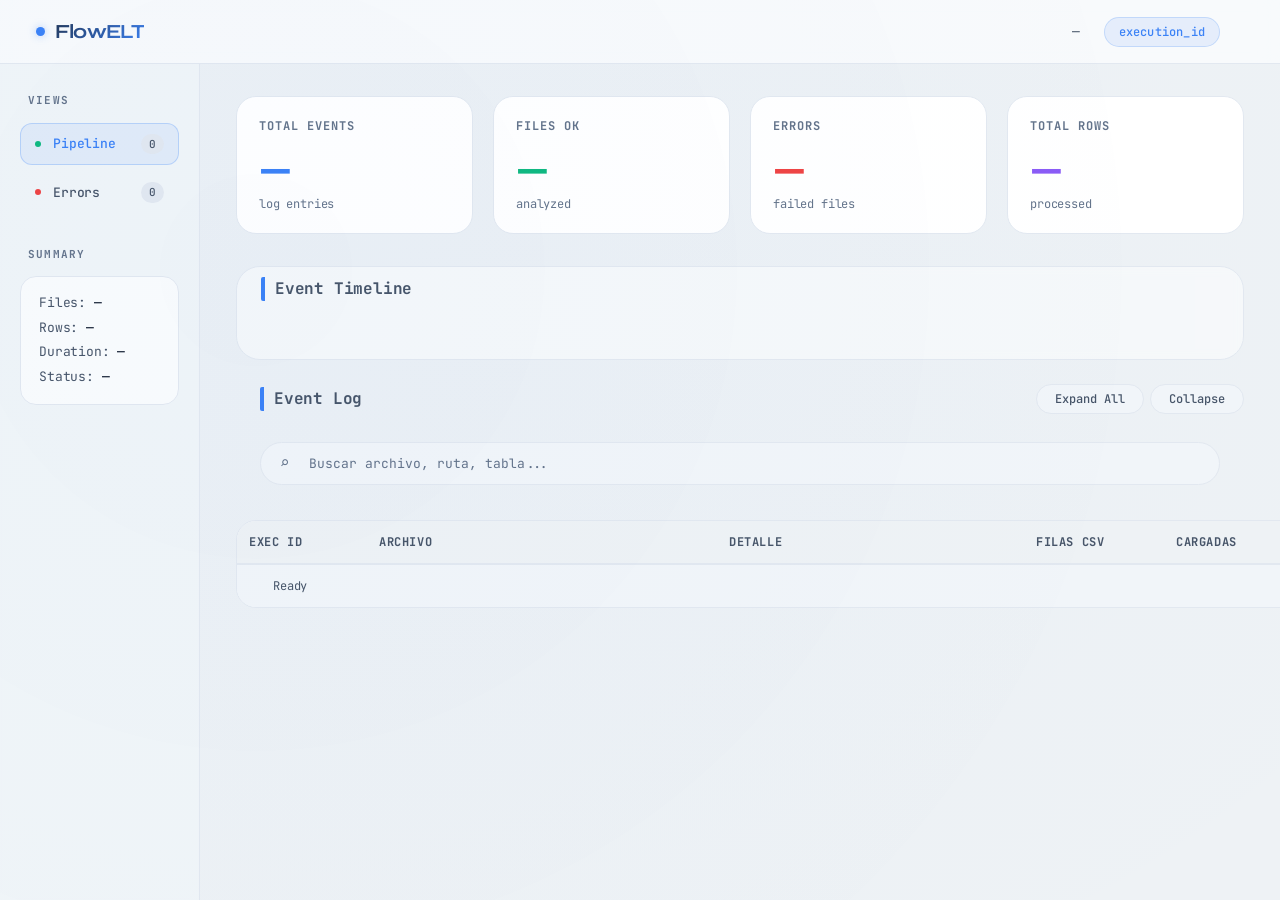
<file: src/visualization/log_viewer.html>
<!DOCTYPE html>
<html lang="en">
<head>
    <meta charset="UTF-8">
    <meta name="viewport" content="width=device-width, initial-scale=1.0, viewport-fit=cover">
    <title>FlowELT — Pipeline Monitor | Dark Elegant</title>
    <link href="https://fonts.googleapis.com/css2?family=Outfit:wght@400;500;600;700;800&family=JetBrains+Mono:wght@400;500;600;700&family=Syne:wght@400;500;600;700;800&display=swap" rel="stylesheet">
    <style>
        * {
            margin: 0;
            padding: 0;
            box-sizing: border-box;
        }

 :root {
    /* Modo claro suave - reducido el blanco, tonos más cálidos */
    --bg-deep: #eef2f5;
    --bg-surface: #f8fafc;
    --bg-elevated: #f1f5f9;
    --bg-card: #ffffff;
    --border-subtle: #e2e8f0;
    --border-medium: #cbd5e1;
    --accent-primary: #3b82f6;
    --accent-glow: rgba(59, 130, 246, 0.08);
    --accent-soft: #dbeafe;
    /* Textos con excelente contraste pero suaves */
    --text-primary: #1e293b;
    --text-secondary: #475569;
    --text-tertiary: #64748b;
    --success: #10b981;
    --success-glow: rgba(16, 185, 129, 0.08);
    --error: #ef4444;
    --error-glow: rgba(239, 68, 68, 0.08);
    --warning: #f59e0b;
    --warning-glow: rgba(245, 158, 11, 0.08);
    --purple-accent: #8b5cf6;
    --purple-glow: rgba(139, 92, 246, 0.08);
    --radius-sm: 6px;
    --radius-md: 10px;
    --radius-lg: 14px;
    --transition-fast: 0.15s ease;
    --transition-smooth: 0.2s cubic-bezier(0.2, 0.9, 0.4, 1.1);
}

* {
    margin: 0;
    padding: 0;
    box-sizing: border-box;
}

body {
    background: var(--bg-deep);
    font-family: 'JetBrains Mono', 'SF Mono', monospace;
    color: var(--text-primary);
    min-height: 100vh;
    overflow-x: hidden;
    line-height: 1.5;
    letter-spacing: -0.01em;
}

/* efecto de textura muy sutil */
body::before {
    content: '';
    position: fixed;
    top: 0;
    left: 0;
    right: 0;
    bottom: 0;
    background: radial-gradient(circle at 20% 30%, rgba(59, 130, 246, 0.02) 0%, transparent 80%);
    pointer-events: none;
    z-index: 999;
}

/* scrollbar elegante */
::-webkit-scrollbar {
    width: 5px;
    height: 5px;
}
::-webkit-scrollbar-track {
    background: var(--bg-surface);
    border-radius: 10px;
}
::-webkit-scrollbar-thumb {
    background: #cbd5e1;
    border-radius: 10px;
}
::-webkit-scrollbar-thumb:hover {
    background: var(--accent-primary);
}

/* topbar — menos blanco, más translúcido */
.topbar {
    display: flex;
    align-items: center;
    justify-content: space-between;
    padding: 0 36px;
    height: 64px;
    background: rgba(248, 250, 252, 0.95);
    backdrop-filter: blur(12px);
    border-bottom: 1px solid var(--border-subtle);
    position: sticky;
    top: 0;
    z-index: 110;
}

.logo {
    font-family: 'Syne', sans-serif;
    font-weight: 700;
    font-size: 20px;
    letter-spacing: -0.8px;
    background: linear-gradient(135deg, #1e293b 0%, #3b82f6 100%);
    -webkit-background-clip: text;
    background-clip: text;
    color: transparent;
    display: flex;
    align-items: center;
    gap: 10px;
}
.logo-dot {
    width: 9px;
    height: 9px;
    background: var(--accent-primary);
    border-radius: 50%;
    box-shadow: 0 0 8px rgba(59, 130, 246, 0.4);
    animation: softPulse 2.2s infinite;
}
@keyframes softPulse {
    0%, 100% { opacity: 0.9; transform: scale(1); }
    50% { opacity: 0.5; transform: scale(0.85); }
}

.topbar-meta {
    font-size: 13px;
    color: var(--text-secondary);
    display: flex;
    align-items: center;
    gap: 24px;
}
.execution-badge {
    background: rgba(59, 130, 246, 0.1);
    border: 0.5px solid rgba(59, 130, 246, 0.2);
    padding: 5px 14px;
    border-radius: 40px;
    font-size: 12px;
    font-weight: 500;
    font-family: 'JetBrains Mono', monospace;
    letter-spacing: 0.2px;
    color: var(--accent-primary);
}

/* layout grid */
.layout {
    display: grid;
    grid-template-columns: 200px 1fr;
    min-height: calc(100vh - 64px);
}

/* sidebar — fondo más integrado, menos blanco */
.sidebar {
    background: rgba(241, 245, 249, 0.8);
    backdrop-filter: blur(4px);
    border-right: 1px solid var(--border-subtle);
    padding: 28px 0;
    position: sticky;
    top: 64px;
    height: calc(100vh - 64px);
    overflow-y: auto;
}

.sidebar-section {
    padding: 0 20px;
    margin-bottom: 32px;
}
.sidebar-label {
    font-size: 11px;
    font-weight: 700;
    letter-spacing: 1.2px;
    text-transform: uppercase;
    color: var(--text-tertiary);
    margin-bottom: 14px;
    padding-left: 8px;
}
.nav-item {
    display: flex;
    align-items: center;
    gap: 12px;
    padding: 10px 14px;
    border-radius: 12px;
    cursor: pointer;
    font-size: 13px;
    font-weight: 500;
    color: var(--text-secondary);
    transition: all var(--transition-fast);
    margin-bottom: 6px;
    border: 1px solid transparent;
}
.nav-item:hover {
    background: rgba(59, 130, 246, 0.06);
    color: var(--text-primary);
    border-color: rgba(59, 130, 246, 0.15);
}
.nav-item.active {
    background: var(--accent-glow);
    border-color: rgba(59, 130, 246, 0.25);
    color: var(--accent-primary);
}
.nav-dot {
    width: 6px;
    height: 6px;
    border-radius: 50%;
}
.nav-count {
    margin-left: auto;
    font-size: 11px;
    background: #e2e8f0;
    padding: 2px 8px;
    border-radius: 30px;
    color: var(--text-secondary);
    font-weight: 500;
}

/* summary block */
.summary-stats {
    background: rgba(255, 255, 255, 0.7);
    border-radius: 16px;
    padding: 14px 18px;
    margin-top: 8px;
    border: 0.5px solid var(--border-subtle);
}
.summary-stats > div {
    font-size: 13px;
    line-height: 1.9;
    color: var(--text-secondary);
}
.summary-stats span {
    color: var(--text-primary);
    font-weight: 500;
}

/* main area */
.main {
    padding: 32px 36px;
    background: radial-gradient(ellipse at 20% 30%, rgba(59, 130, 246, 0.02), transparent);
}

/* KPI cards — menos blanco, más integración */
.kpi-grid {
    display: grid;
    grid-template-columns: repeat(4, 1fr);
    gap: 20px;
    margin-bottom: 32px;
}
.kpi-card {
    background: var(--bg-card);
    border: 1px solid var(--border-subtle);
    border-radius: 20px;
    padding: 20px 22px;
    position: relative;
    transition: all var(--transition-smooth);
    backdrop-filter: blur(2px);
    overflow: hidden;
}
.kpi-card::after {
    content: '';
    position: absolute;
    bottom: 0;
    left: 0;
    width: 100%;
    height: 2px;
    background: linear-gradient(90deg, transparent, var(--accent-primary), transparent);
    opacity: 0;
    transition: opacity 0.3s;
}
.kpi-card:hover {
    transform: translateY(-3px);
    border-color: rgba(59, 130, 246, 0.4);
    box-shadow: 0 12px 28px -12px rgba(0, 0, 0, 0.1);
}
.kpi-card:hover::after {
    opacity: 0.6;
}
.kpi-label {
    font-size: 12px;
    font-weight: 700;
    letter-spacing: 1px;
    color: var(--text-tertiary);
    text-transform: uppercase;
    margin-bottom: 12px;
}
.kpi-value {
    font-family: 'Outfit', sans-serif;
    font-size: 38px;
    font-weight: 700;
    line-height: 1.1;
    margin-bottom: 6px;
    letter-spacing: -1px;
}
.kpi-card.blue .kpi-value { color: var(--accent-primary); }
.kpi-card.green .kpi-value { color: var(--success); }
.kpi-card.red .kpi-value { color: var(--error); }
.kpi-card.purple .kpi-value { color: var(--purple-accent); }
.kpi-sub {
    font-size: 12px;
    color: var(--text-tertiary);
}

/* timeline wrap — más suave */
.timeline-wrap {
    background: rgba(248, 250, 252, 0.8);
    backdrop-filter: blur(4px);
    border: 0.5px solid var(--border-subtle);
    border-radius: 24px;
    padding: 10px 24px;
    margin-bottom: 24px;
}
.timeline-wrap .section-header {
    margin-bottom: 8px;
}
.section-header {
    display: flex;
    align-items: center;
    justify-content: space-between;
    margin-bottom: 20px;
    padding-bottom: 8px;
}
/* Align Event Log header with content inside timeline-wrap */
.main > .section-header {
    padding-left: 24px;
}
.main > .search-wrap {
    margin-left: 24px;
    margin-right: 24px;
}
.main > .filters {
    padding-left: 24px;
    padding-right: 24px;
}
.section-title {
    font-family: 'JetBrains Mono', monospace;
    font-size: 16px;
    font-weight: 700;
    letter-spacing: -0.2px;
    color: var(--text-secondary);
    padding-left: 14px;
    background: linear-gradient(to right, var(--accent-primary) 4px, transparent 4px);
    border-radius: 2px;
}
.timeline-track {
    display: flex;
    align-items: stretch;
    width: 100%;
    height: 28px;
    border-radius: 6px;
    overflow: hidden;
    margin-top: 12px;
    gap: 1px;
}
.timeline-segment {
    display: flex;
    align-items: center;
    justify-content: center;
    padding: 0 4px;
    font-size: 10px;
    font-family: 'JetBrains Mono', monospace;
    white-space: nowrap;
    overflow: hidden;
    text-overflow: ellipsis;
    cursor: pointer;
    transition: filter 0.15s;
    min-width: 2px;
}
.timeline-segment:hover { filter: brightness(1.15); }
.timeline-segment.ok   { background: var(--success);        color: #fff; }
.timeline-segment.err  { background: var(--error);          color: #fff; }
.timeline-segment.info { background: var(--accent-primary); color: #fff; opacity: 0.55; }

/* search & filters */
.search-wrap {
    position: relative;
    margin-bottom: 35px;
}
.search-input {
    width: 100%;
    background: var(--bg-elevated);
    border: 1px solid var(--border-subtle);
    border-radius: 44px;
    padding: 12px 20px 12px 48px;
    font-family: 'JetBrains Mono', monospace;
    font-size: 13px;
    color: var(--text-primary);
    transition: all var(--transition-fast);
}
.search-input:focus {
    border-color: var(--accent-primary);
    outline: none;
    box-shadow: 0 0 0 2px var(--accent-glow);
}
.search-input::placeholder {
    color: var(--text-tertiary);
}
.search-icon {
    position: absolute;
    left: 20px;
    top: 50%;
    transform: translateY(-50%);
    font-size: 16px;
    color: var(--text-tertiary);
}
.filters {
    display: flex;
    gap: 10px;
    margin-bottom: 20px;
    flex-wrap: wrap;
}
.filter-btn {
    padding: 6px 18px;
    border-radius: 40px;
    font-size: 12px;
    font-family: 'JetBrains Mono', monospace;
    font-weight: 500;
    background: #f1f5f9;
    border: 0.5px solid var(--border-subtle);
    color: var(--text-secondary);
    cursor: pointer;
    transition: all 0.2s;
}
.filter-btn:hover {
    background: rgba(59, 130, 246, 0.1);
    color: var(--accent-primary);
    border-color: var(--accent-primary);
}
.filter-btn.active {
    background: var(--accent-glow);
    border-color: var(--accent-primary);
    color: var(--accent-primary);
}
.filter-btn.success.active {
    background: var(--success-glow);
    border-color: var(--success);
    color: var(--success);
}
.filter-btn.error.active {
    background: var(--error-glow);
    border-color: var(--error);
    color: var(--error);
}

/* event table */
.event-table {
    background: var(--bg-surface);
    border-radius: 20px;
    border: 0.5px solid var(--border-subtle);
    overflow-x: auto;
    min-width: 1200px;
}
.pipeline-table {
    border-collapse: collapse;
    width: 100%;
    table-layout: fixed;
}
.main {
    overflow-x: auto;
}
.event-table-header {
    background: #eef2f5;
    border-bottom: 1px solid var(--border-subtle);
}
.event-table-header th {
    padding: 12px 12px;
    font-size: 12px;
    font-weight: 700;
    letter-spacing: 0.6px;
    text-transform: uppercase;
    color: var(--text-secondary);
    text-align: left;
    white-space: nowrap;
    overflow: hidden;
    text-overflow: ellipsis;
}
.event-row {
    border-bottom: 0.5px solid var(--border-subtle);
    cursor: pointer;
    transition: background 0.15s;
}
.event-row:hover { background: rgba(59, 130, 246, 0.03); }
.event-row td {
    padding: 0 12px;
    height: 56px;
    vertical-align: middle;
    overflow: hidden;
    text-overflow: ellipsis;
    white-space: nowrap;
    max-width: 0;
}
.event-row--ok  td:first-child { border-left: 3px solid var(--success); }
.event-row--err td:first-child { border-left: 3px solid var(--error); }
.detail-row { display: none; }
.detail-row.show { display: table-row; }
.event-exec-id {
    font-size: 11px;
    font-family: 'JetBrains Mono', monospace;
    color: var(--accent-primary);
    overflow: hidden;
    text-overflow: ellipsis;
    white-space: nowrap;
}
.event-filename {
    font-size: 13px;
    font-weight: 600;
    color: var(--text-primary);
    overflow: hidden;
    text-overflow: ellipsis;
    white-space: nowrap;
}
.event-path {
    font-size: 11px;
    color: var(--text-tertiary);
    overflow: hidden;
    text-overflow: ellipsis;
    white-space: nowrap;
}
.event-rows {
    font-size: 13px;
    color: var(--success);
    font-weight: 600;
    font-variant-numeric: tabular-nums;
}
.event-rows-err {
    font-size: 13px;
    color: var(--error);
    font-weight: 600;
}
.event-duration {
    font-size: 13px;
    color: var(--text-secondary);
    font-variant-numeric: tabular-nums;
}
.event-meta {
    font-size: 12px;
    color: var(--text-tertiary);
    overflow: hidden;
    text-overflow: ellipsis;
    white-space: nowrap;
}
.event-badge {
    display: inline-flex;
    align-items: center;
    padding: 4px 12px;
    border-radius: 30px;
    font-size: 12px;
    font-weight: 600;
    letter-spacing: -0.2px;
    background: #eef2f5;
    color: var(--text-secondary);
    border: 0.5px solid var(--border-subtle);
}
.badge-pipeline_start, .badge-pipeline_init {
    background: var(--accent-glow);
    color: var(--accent-primary);
    border-color: rgba(59, 130, 246, 0.25);
}
.badge-file_analysis_metadata_metadata {
    background: var(--success-glow);
    color: var(--success);
    border-color: rgba(16, 185, 129, 0.25);
}
.badge-pipeline_summary {
    background: var(--purple-glow);
    color: var(--purple-accent);
}
.badge-metadata, .badge-columns {
    background: rgba(139, 92, 246, 0.08);
    color: #7c3aed;
}
.badge-analysis_error, .badge-critical_error, .badge-file_not_found {
    background: var(--error-glow);
    color: var(--error);
}
.badge-complete-ok {
    background: var(--success-glow);
    color: var(--success);
    border-color: rgba(16, 185, 129, 0.25);
}
.badge-complete-err {
    background: var(--error-glow);
    color: var(--error);
    border-color: rgba(239, 68, 68, 0.25);
}
.event-summary {
    font-size: 13px;
    color: var(--text-secondary);
    overflow: hidden;
    text-overflow: ellipsis;
    white-space: nowrap;
    padding-right: 12px;
}
.event-expand {
    font-size: 12px;
    color: var(--text-tertiary);
    text-align: right;
    transition: transform 0.2s, color 0.2s;
}
.event-row.expanded .event-expand {
    transform: rotate(90deg);
    color: var(--accent-primary);
}

/* detail panel — más suave */
.detail-panel {
    display: none;
    padding: 20px 24px;
    background: #f9fbfd;
    border-top: 1px solid var(--border-subtle);
}
.detail-panel.show {
    display: block;
}
.detail-grid {
    display: grid;
    grid-template-columns: repeat(auto-fill, minmax(240px, 1fr));
    gap: 12px;
}
.detail-field {
    background: #f1f5f9;
    border-radius: 14px;
    padding: 12px 16px;
    border: 0.5px solid var(--border-subtle);
}
.detail-key {
    font-size: 10px;
    font-weight: 700;
    text-transform: uppercase;
    letter-spacing: 0.8px;
    color: var(--text-tertiary);
    margin-bottom: 8px;
}
.detail-val {
    font-size: 14px;
    font-weight: 500;
    color: var(--text-primary);
}
.detail-val.num { color: var(--accent-primary); font-family: monospace; font-weight: 600;}
.detail-val.ok { color: var(--success); font-weight: 600;}
.detail-val.err { color: var(--error); font-weight: 600;}

.cols-section {
    margin-top: 16px;
}
.cols-toggle {
    display: inline-flex;
    align-items: center;
    gap: 8px;
    font-size: 12px;
    cursor: pointer;
    color: var(--accent-primary);
    background: rgba(59, 130, 246, 0.08);
    padding: 4px 14px;
    border-radius: 40px;
    transition: 0.2s;
}
.cols-grid {
    display: none;
    grid-template-columns: repeat(auto-fill, minmax(160px, 1fr));
    gap: 8px;
    margin-top: 14px;
}
.cols-grid.show {
    display: grid;
}
.col-chip {
    background: #f1f5f9;
    border: 0.5px solid var(--border-subtle);
    border-radius: 40px;
    padding: 5px 14px;
    font-size: 12px;
    display: flex;
    gap: 8px;
    color: var(--text-secondary);
}
.status-bar {
    display: flex;
    align-items: center;
    gap: 16px;
    padding: 12px 20px;
    background: #f1f5f9;
    border-top: 0.5px solid var(--border-subtle);
    font-size: 12px;
    color: var(--text-secondary);
}

.file-list-toggle {
    display: inline-flex;
    gap: 6px;
    font-size: 12px;
    background: rgba(59, 130, 246, 0.1);
    padding: 2px 12px;
    border-radius: 30px;
    cursor: pointer;
    transition: 0.15s;
    color: var(--accent-primary);
}
.file-list-dropdown {
    display: none;
    flex-direction: column;
    gap: 6px;
    margin-top: 12px;
    background: var(--bg-elevated);
    border-radius: 14px;
    padding: 12px;
    max-height: 200px;
    overflow-y: auto;
    border: 0.5px solid var(--border-subtle);
}
.file-list-dropdown.show { display: flex; }
.file-list-item {
    font-size: 12px;
    padding: 4px 8px;
    border-left: 2px solid var(--accent-primary);
    color: var(--text-secondary);
}

.event-row--flat {
    cursor: default;
    opacity: 0.75;
}
.file-events-list {
    display: flex;
    flex-direction: column;
    gap: 6px;
    padding: 4px 0;
}
.file-event-item {
    display: flex;
    align-items: center;
    gap: 12px;
    padding: 7px 10px;
    border-radius: 8px;
    background: var(--bg-elevated);
    border: 0.5px solid var(--border-subtle);
}
.file-event-time {
    font-size: 11px;
    color: var(--text-tertiary);
    font-variant-numeric: tabular-nums;
    min-width: 72px;
    flex-shrink: 0;
}
.file-event-detail {
    font-size: 12px;
    color: var(--text-secondary);
    overflow: hidden;
    text-overflow: ellipsis;
    white-space: nowrap;
}
.empty-state {
    text-align: center;
    padding: 60px;
    color: var(--text-tertiary);
}
.summary-inline {
    display: flex;
    align-items: center;
    gap: 8px;
    flex-wrap: wrap;
}
.summary-tag {
    background: #eef2f5;
    padding: 2px 8px;
    border-radius: 20px;
    font-size: 11px;
    font-weight: 500;
}
.summary-tag.ok { background: var(--success-glow); color: var(--success);}
.summary-tag.err { background: var(--error-glow); color: var(--error);}
.summary-filename {
    font-family: monospace;
    font-size: 12px;
    color: var(--text-primary);
}

/* responsive */
@media (max-width: 900px) {
    .layout { grid-template-columns: 1fr; }
    .sidebar { display: none; }
    .kpi-grid { grid-template-columns: repeat(2,1fr); }
    .main { padding: 20px; }
    .pipeline-table col:nth-child(1),
    .pipeline-table col:nth-child(4),
    .pipeline-table col:nth-child(5),
    .pipeline-table col:nth-child(6) { display: none; }
    .event-table-header th:nth-child(1),
    .event-table-header th:nth-child(4),
    .event-table-header th:nth-child(5),
    .event-table-header th:nth-child(6) { display: none; }
    .event-row td:nth-child(1),
    .event-row td:nth-child(4),
    .event-row td:nth-child(5),
    .event-row td:nth-child(6) { display: none; }
}
    </style>
</head>
<body>
<div class="topbar">
    <div class="logo"><div class="logo-dot"></div>FlowELT</div>
    <div class="topbar-meta"><span id="log-filename">—</span><span class="execution-badge" id="exec-id">execution_id</span><span id="last-update"></span></div>
</div>
<div class="layout">
    <aside class="sidebar"><div class="sidebar-section"><div class="sidebar-label">Views</div>
        <div class="nav-item active" onclick="setView('file_success', this)"><div class="nav-dot" style="background: var(--success)"></div>Pipeline<span class="nav-count" id="nav-file_success">0</span></div>
        <div class="nav-item" onclick="setView('errors', this)"><div class="nav-dot" style="background: var(--error)"></div>Errors<span class="nav-count" id="nav-errors">0</span></div>
    </div>
    <div class="sidebar-section"><div class="sidebar-label">Summary</div><div class="summary-stats"><div>Files: <span id="sb-files">—</span></div><div>Rows: <span id="sb-rows">—</span></div><div>Duration: <span id="sb-duration">—</span></div><div>Status: <span id="sb-status">—</span></div></div></div></aside>
    <main class="main">
        <div class="kpi-grid"><div class="kpi-card blue"><div class="kpi-label">Total Events</div><div class="kpi-value" id="kpi-total">—</div><div class="kpi-sub">log entries</div></div>
        <div class="kpi-card green"><div class="kpi-label">Files OK</div><div class="kpi-value" id="kpi-success">—</div><div class="kpi-sub">analyzed</div></div>
        <div class="kpi-card red"><div class="kpi-label">Errors</div><div class="kpi-value" id="kpi-errors">—</div><div class="kpi-sub">failed files</div></div>
        <div class="kpi-card purple"><div class="kpi-label">Total Rows</div><div class="kpi-value" id="kpi-rows">—</div><div class="kpi-sub">processed</div></div></div>
        <div class="timeline-wrap"><div class="section-header"><div class="section-title">Event Timeline</div><span id="timeline-range" style="font-size:12px;"></span></div><div class="timeline-track" id="timeline-track"></div></div>
        <div class="section-header"><div class="section-title">Event Log</div><div><button class="filter-btn" onclick="expandAll()">Expand All</button><button class="filter-btn" onclick="collapseAll()" style="margin-left:6px;">Collapse</button></div></div>
        <div class="search-wrap"><span class="search-icon">⌕</span><input class="search-input" id="search-input" placeholder="Buscar archivo, ruta, tabla..." oninput="applyFilters()"></div>
        <div class="event-table"><table class="pipeline-table"><colgroup><col style="width:130px"><col style="width:350px"><col><col style="width:140px"><col style="width:140px"><col style="width:95px"><col style="width:36px"></colgroup><thead><tr class="event-table-header"><th>Exec ID</th><th>Archivo</th><th>Detalle</th><th>Filas CSV</th><th>Cargadas</th><th>Tiempo</th><th></th></tr></thead><tbody id="events-body"></tbody></table><div class="status-bar"><div class="status-dot green" id="status-dot"></div><span id="status-text">Ready</span><span style="margin-left:auto" id="status-count"></span></div></div>
    </main>
</div>
<script>
    const RAW_DATA = __LOG_DATA__ || [];
    let expandedRows = new Set(), searchQuery = '';
    // ── Clasificación ─────────────────────────────────────────────────────
    const FILE_EVENTS  = new Set(['file_start','file_success','file_analysis_metadata','file_error','file_not_found']);
    const TABLE_EVENTS = new Set(['table_already_exists','table_created']);
    const END_EVENTS   = ['pipeline_init','pipeline_summary','process_complete','dashboard_generated','process_failed'];
    function isError(e){ return ['analysis_error','file_not_found','critical_error','file_error','table_creation_error','process_failed'].includes(e.evento); }
    // ── Badge CSS ─────────────────────────────────────────────────────────
    function bc(ev){ const m={'pipeline_start':'badge-pipeline_start','pipeline_init':'badge-pipeline_init','pipeline_summary':'badge-pipeline_summary','file_analysis_metadata':'badge-file_analysis_metadata','file_success':'badge-file_analysis_metadata','file_start':'badge-metadata','table_already_exists':'badge-metadata','table_created':'badge-metadata','analysis_error':'badge-analysis_error','file_not_found':'badge-file_not_found','critical_error':'badge-critical_error','table_creation_error':'badge-analysis_error','process_start':'badge-pipeline_start','process_complete':'badge-pipeline_summary','process_failed':'badge-complete-err'}; return m[ev]||'badge-default'; }

    // ── Agrupa eventos por archivo ────────────────────────────────────────
    function buildGroups(){
        const fileStarts = RAW_DATA.filter(e => e.evento === 'file_start');
        const usedIdxs   = new Set();
        const groups     = [];

        // 1. process_start (fila plana, sin expand)
        const psIdx = RAW_DATA.findIndex(e => e.evento === 'process_start');
        if(psIdx >= 0){ groups.push({ type:'flat', event: RAW_DATA[psIdx] }); usedIdxs.add(psIdx); }

        // 2. Una fila por archivo
        fileStarts.forEach(fs => {
            const d         = fs.detalles || {};
            const filePath  = d.file || '';
            const filename  = filePath.split(/[\\/]/).pop();
            const destTable = d.destination_table || '';
            const execId    = d.execution_id || '';

            const eventIdxs = [];
            RAW_DATA.forEach((e, i) => {
                const ed = e.detalles || {};
                if(FILE_EVENTS.has(e.evento)  && (ed.file === filePath || ed.file === filename)) eventIdxs.push(i);
                if(TABLE_EVENTS.has(e.evento) && ed.tabla === destTable) eventIdxs.push(i);
            });
            eventIdxs.forEach(i => usedIdxs.add(i));

            const fileEvs = eventIdxs.map(i => RAW_DATA[i]);
            const success = fileEvs.find(e => e.evento === 'file_success');
            const meta    = fileEvs.find(e => e.evento === 'file_analysis_metadata');

            groups.push({
                type: 'file', filePath, filename, execId,
                rowsInFile:   meta?.detalles?.rows,
                rowsInserted: success?.detalles?.rows_inserted,
                duration:     success?.detalles?.duration_seconds,
                hasError:     fileEvs.some(isError),
                events:       fileEvs,
            });
        });

        // 2b. Archivos que fallaron antes de file_start (table_creation_error sin file_start)
        RAW_DATA.forEach((e, i) => {
            if (e.evento !== 'table_creation_error' || usedIdxs.has(i)) return;
            const d = e.detalles || {};
            const filePath = d.file || '';
            const filename = filePath.split(/[\\/]/).pop() || d.table || 'unknown';
            const eventIdxs = [i];
            usedIdxs.add(i);
            RAW_DATA.forEach((e2, i2) => {
                if (!usedIdxs.has(i2) && e2.evento === 'file_not_found') {
                    const p = e2.detalles?.path || '';
                    if (filename && p.includes(filename)) { eventIdxs.push(i2); usedIdxs.add(i2); }
                }
            });
            groups.push({
                type: 'file', filePath, filename,
                execId: d.execution_id || '',
                rowsInFile: null, rowsInserted: null, duration: null,
                hasError: true, errorMsg: d.error || '',
                events: eventIdxs.map(idx => RAW_DATA[idx]),
            });
        });

        // 3. Eventos finales
        RAW_DATA.forEach((e, i) => {
            if(END_EVENTS.includes(e.evento) && !usedIdxs.has(i)){
                groups.push({ type:'end', event: e, idx: i });
                usedIdxs.add(i);
            }
        });

        return groups;
    }

    // ── KPIs ──────────────────────────────────────────────────────────────
    function buildKPIs(){
        const complete   = RAW_DATA.find(e => e.evento === 'process_complete')?.detalles || null;
        const summary    = RAW_DATA.find(e => e.evento === 'pipeline_summary')?.detalles || null;
        const successes  = RAW_DATA.filter(e => e.evento === 'file_success');
        const errors     = RAW_DATA.filter(isError).length;
        const totalRows  = complete?.total_rows ?? summary?.total_rows ?? successes.reduce((s,e) => s+(e.detalles?.rows_inserted||0), 0);
        const filesOk    = complete?.successful_tasks ?? summary?.files_ok    ?? successes.length;
        const totalFiles = complete?.total_tasks      ?? summary?.total_files ?? successes.length;

        document.getElementById('kpi-total').textContent   = RAW_DATA.length.toLocaleString();
        document.getElementById('kpi-success').textContent = filesOk.toLocaleString();
        document.getElementById('kpi-errors').textContent  = errors.toLocaleString();
        const rd = totalRows>999999?(totalRows/1e6).toFixed(1)+'M':totalRows>999?(totalRows/1e3).toFixed(1)+'K':totalRows.toString();
        document.getElementById('kpi-rows').textContent    = rd;
        document.getElementById('sb-files').textContent    = `${filesOk} / ${totalFiles}`;
        document.getElementById('sb-rows').textContent     = totalRows.toLocaleString();
        document.getElementById('nav-file_success').textContent = totalFiles;
        document.getElementById('nav-errors').textContent  = errors;
        const processFailed = RAW_DATA.find(e => e.evento === 'process_failed');
        const hasErr = errors > 0;
        const statusLabel = processFailed ? 'ERROR' : (hasErr ? 'PARTIAL' : 'OK');
        document.getElementById('sb-status').textContent   = statusLabel;
        document.getElementById('sb-status').style.color   = hasErr ? 'var(--error)' : 'var(--success)';
        document.getElementById('status-dot').className    = hasErr ? 'status-dot red' : 'status-dot green';
        document.getElementById('status-text').textContent = processFailed
            ? (processFailed.detalles?.error || 'Process failed')
            : (hasErr ? `${errors} error(s)` : 'Ejecución completada');
        const dur = complete?.duration_seconds ?? summary?.duration_seconds;
        if(dur!=null) document.getElementById('sb-duration').textContent=dur+'s';
        else if(RAW_DATA.length>=2){ const diff=(new Date(RAW_DATA[RAW_DATA.length-1].timestamp)-new Date(RAW_DATA[0].timestamp))/1000; document.getElementById('sb-duration').textContent=diff.toFixed(1)+'s'; }
    }

    // ── Timeline ──────────────────────────────────────────────────────────
    function buildTimeline(){
        const track = document.getElementById('timeline-track'); track.innerHTML='';
        if(!RAW_DATA.length) return;
        const times = RAW_DATA.map(e => new Date(e.timestamp).getTime());
        const minT = Math.min(...times), maxT = Math.max(...times);
        const total = maxT - minT || 1;
        RAW_DATA.forEach((e,i) => {
            const t0 = new Date(e.timestamp).getTime();
            const t1 = RAW_DATA[i+1] ? new Date(RAW_DATA[i+1].timestamp).getTime() : t0 + (total * 0.01);
            const pct = Math.max(((t1 - t0) / total) * 100, 0.3);
            const seg = document.createElement('div');
            seg.className = 'timeline-segment '+(isError(e)?'err':e.evento==='file_success'?'ok':'info');
            seg.style.width = pct+'%';
            const label = e.archivo || '';
            seg.title = `${e.timestamp.split('T')[1]?.slice(0,8)} — ${e.evento}${label?' — '+label:''}`;
            if(pct > 6) seg.textContent = label || e.evento;
            seg.onclick = () => {
                const groups = buildGroups();
                groups.forEach((g,gi) => { if(g.type==='file' && g.events.includes(e)) openFile(gi); });
            };
            track.appendChild(seg);
        });
        const f=RAW_DATA[0].timestamp.split('T')[1]?.slice(0,8), l=RAW_DATA[RAW_DATA.length-1].timestamp.split('T')[1]?.slice(0,8);
        document.getElementById('timeline-range').textContent=`${f} → ${l}`;
    }

    // ── Render ────────────────────────────────────────────────────────────
    function renderGroups(groups){
        const body = document.getElementById('events-body');
        document.getElementById('status-count').textContent = `${groups.filter(g=>g.type==='file').length} archivos`;
        if(!groups.length){ body.innerHTML='<div class="empty-state">Sin resultados</div>'; return; }
        body.innerHTML = groups.map((g,gi) => {
            if(g.type==='flat') return renderFlat(g);
            if(g.type==='file') return renderFile(g, gi);
            if(g.type==='end')  return renderEnd(g, gi);
            return '';
        }).join('');
    }

    function renderFlat(g){
        const d = g.event.detalles || {};
        const execId      = d.execution_id ? d.execution_id : '—';
        const execIdShort = d.execution_id ? d.execution_id.slice(0,8)+'…' : '—';
        const time   = g.event.timestamp.split('T')[1]?.slice(0,8) || '';
        return `<div class="event-row event-row--flat">
            <span class="event-exec-id" title="${d.execution_id||''}">${execIdShort}</span>
            <span><span class="event-badge badge-pipeline_start">${g.event.evento}</span></span>
            <span class="event-meta">${time}</span>
            <span class="event-meta">—</span><span class="event-meta">—</span><span class="event-meta">—</span><span></span>
        </div>`;
    }

    function renderFile(g, gi){
        const execId      = g.execId || '—';
        const execIdShort = g.execId ? g.execId.slice(0,8)+'…' : '—';
        const rowsFile   = g.rowsInFile   != null ? g.rowsInFile.toLocaleString()   : '—';
        const rowsLoaded = g.rowsInserted != null ? g.rowsInserted.toLocaleString() : '—';
        const dur        = g.duration     != null ? g.duration+'s' : '—';
        const isExp      = expandedRows.has(gi);
        const rClass          = g.hasError ? 'event-rows-err' : (g.rowsInserted != null ? 'event-rows' : 'event-meta');
        const rowsLoadedDisplay = g.hasError ? 'error' : rowsLoaded;
        const rowBorder       = g.hasError ? 'event-row--err' : (g.rowsInserted != null ? 'event-row--ok' : '');
        const pathDisplay     = g.hasError && g.errorMsg ? g.errorMsg : g.filePath;
        const pathTitle       = g.hasError && g.errorMsg ? `${g.filePath} — ${g.errorMsg}` : g.filePath;

        const evHtml = g.events.map(e => {
            const ed   = e.detalles || {};
            const time = e.timestamp.split('T')[1]?.slice(0,8) || '';
            let detail = '';
            if(TABLE_EVENTS.has(e.evento))               detail = `${ed.schema?ed.schema+'.':''}${ed.tabla||''}`;
            else if(e.evento==='file_start')             detail = ed.file || '';
            else if(e.evento==='file_success')           detail = `${(ed.rows_inserted||0).toLocaleString()} registros cargados en ${ed.duration_seconds}s`;
            else if(e.evento==='file_analysis_metadata') detail = `${(ed.rows||0).toLocaleString()} registros en el origen`;
            else if(e.evento==='table_creation_error')   detail = `Error: ${ed.error || ''}`;
            else if(e.evento==='file_not_found')         detail = `Not found: ${ed.path || ''}`;
            else detail = Object.entries(ed).filter(([k])=>k!=='execution_id').slice(0,2).map(([k,v])=>`${k}: ${String(v).slice(0,40)}`).join(' · ');
            return `<div class="file-event-item">
                <span class="file-event-time">${time}</span>
                <span class="event-badge ${bc(e.evento)}">${e.evento}</span>
                <span class="file-event-detail">${detail}</span>
            </div>`;
        }).join('');

        return `<tr class="event-row ${isExp?'expanded':''} ${rowBorder}" id="frow-${gi}" onclick="toggleFile(${gi})">
            <td class="event-exec-id" title="${g.execId||''}">${execIdShort}</td>
            <td class="event-filename" title="${g.filename}">${g.filename}</td>
            <td class="event-path" title="${pathTitle}">${pathDisplay}</td>
            <td class="event-meta">${rowsFile}</td>
            <td class="${rClass}">${rowsLoadedDisplay}</td>
            <td class="event-duration">${dur}</td>
            <td class="event-expand">▶</td>
        </tr>
        <tr class="detail-row ${isExp?'show':''}" id="fdetail-${gi}">
            <td colspan="7"><div class="detail-panel show"><div class="file-events-list">${evHtml}</div></div></td>
        </tr>`;
    }

    function renderEnd(g, gi){
        const d           = g.event.detalles || {};
        const execId      = d.execution_id ? d.execution_id : '—';
        const execIdShort = d.execution_id ? d.execution_id.slice(0,8)+'…' : '—';
        const isExp  = expandedRows.has('end'+gi);
        let col3='—', col4='—', col5='—', col6='—';
        if(g.event.evento==='pipeline_summary'){
            col3=`${d.files_ok??0} ok${d.files_error?` · ${d.files_error} err`:''}`;
            col5=d.total_rows!=null?d.total_rows.toLocaleString():'—';
            col6=d.duration_seconds!=null?d.duration_seconds+'s':'—';
        } else if(g.event.evento==='process_complete'){
            col3=d.status||'';
            col5=d.total_rows!=null?d.total_rows.toLocaleString():'—';
            col6=d.duration_seconds!=null?d.duration_seconds+'s':'—';
        } else if(g.event.evento==='pipeline_init'){
            col3=`${d.cantidad||0} archivos`;
        } else if(g.event.evento==='dashboard_generated'){
            col3=d.path||'';
        } else if(g.event.evento==='process_failed'){
            col3=d.error||'Process failed';
            col5=d.detail?String(d.detail).slice(0,80):'—';
        }
        const isComplete = g.event.evento === 'process_complete';
        const isFailed   = g.event.evento === 'process_failed';
        const hasErr = (isComplete && (d.files_error > 0 || (d.status && d.status !== 'COMPLETED'))) || isFailed;
        const rowMod = (isComplete || isFailed) ? (hasErr ? 'event-row--err' : 'event-row--ok') : '';
        const badgeClass = (isComplete || isFailed) ? (hasErr ? 'badge-complete-err' : 'badge-complete-ok') : bc(g.event.evento);
        return `<tr class="event-row ${isExp?'expanded':''} ${rowMod}" id="frow-end${gi}" onclick="toggleEnd(${gi})">
            <td class="event-exec-id" title="${d.execution_id||''}">${execIdShort}</td>
            <td><span class="event-badge ${badgeClass}">${g.event.evento}</span></td>
            <td class="event-meta">${col3}</td>
            <td class="event-meta">${col4}</td>
            <td class="event-meta">${col5}</td>
            <td class="event-meta">${col6}</td>
            <td class="event-expand">▶</td>
        </tr>
        <tr class="detail-row ${isExp?'show':''}" id="fdetail-end${gi}">
            <td colspan="7"><div class="detail-panel show">${buildDetail(g.event,'e'+gi)}</div></td>
        </tr>`;
    }

    // ── Toggles ───────────────────────────────────────────────────────────
    function openFile(gi){ expandedRows.add(gi); document.getElementById(`frow-${gi}`)?.classList.add('expanded'); document.getElementById(`fdetail-${gi}`)?.classList.add('show'); }
    function toggleFile(gi){
        const row=document.getElementById(`frow-${gi}`), det=document.getElementById(`fdetail-${gi}`);
        if(!row||!det) return;
        if(expandedRows.has(gi)){ expandedRows.delete(gi); row.classList.remove('expanded'); det.classList.remove('show'); }
        else{ expandedRows.add(gi); row.classList.add('expanded'); det.classList.add('show'); }
    }
    function toggleEnd(gi){
        const key='end'+gi, row=document.getElementById(`frow-end${gi}`), det=document.getElementById(`fdetail-end${gi}`);
        if(!row||!det) return;
        if(expandedRows.has(key)){ expandedRows.delete(key); row.classList.remove('expanded'); det.classList.remove('show'); }
        else{ expandedRows.add(key); row.classList.add('expanded'); det.classList.add('show'); }
    }
    function expandAll(){ buildGroups().forEach((_,i)=>openFile(i)); }
    function collapseAll(){ expandedRows.clear(); document.querySelectorAll('.event-row').forEach(r=>r.classList.remove('expanded')); document.querySelectorAll('.detail-row').forEach(d=>d.classList.remove('show')); }
    function toggleCols(event, idx){ event.stopPropagation(); document.getElementById(`cols-${idx}`)?.classList.toggle('show'); document.getElementById(`cols-toggle-${idx}`)?.classList.toggle('open'); }

    // ── buildDetail ───────────────────────────────────────────────────────
    function buildDetail(e, idx='0'){
        const d=e.detalles||{}; let html='<div class="detail-grid">';
        const columns=d.columns;
        Object.entries(d).filter(([k])=>k!=='columns').forEach(([k,v])=>{
            if(Array.isArray(v)){
                html+=`<div class="detail-field" style="grid-column:1/-1"><div class="detail-key" style="margin-bottom:8px">${k} (${v.length})</div><div style="display:flex;flex-wrap:wrap;gap:6px;">${v.map((item,i)=>`<span class="file-list-item" style="flex:1;min-width:160px;"><span class="file-list-num">${i+1}.</span>${item}</span>`).join('')}</div></div>`;
            } else {
                const cls=k==='success'?(v?'ok':'err'):(typeof v==='number'?'num':'');
                html+=`<div class="detail-field"><div class="detail-key">${k}</div><div class="detail-val ${cls}">${typeof v==='number'?v.toLocaleString():String(v??'—')}</div></div>`;
            }
        });
        html+='</div>';
        if(Array.isArray(columns)&&columns.length>0){
            html+=`<div class="cols-section"><div class="cols-toggle" onclick="toggleCols(event,'${idx}')" id="cols-toggle-${idx}"><span class="cols-toggle-arrow">▶</span><span>${columns.length} columns</span></div><div class="cols-grid" id="cols-${idx}">${columns.map((c,i)=>`<div class="col-chip"><span class="col-idx">${i+1}</span>${c}</div>`).join('')}</div></div>`;
        }
        return html;
    }

    // ── Búsqueda y vistas ─────────────────────────────────────────────────
    function applyFilters(){
        searchQuery = document.getElementById('search-input').value.toLowerCase();
        const all = buildGroups();
        const filtered = searchQuery ? all.filter(g => {
            if(g.type==='flat') return JSON.stringify(g.event).toLowerCase().includes(searchQuery);
            if(g.type==='file') return g.filename.toLowerCase().includes(searchQuery)||g.filePath.toLowerCase().includes(searchQuery)||g.events.some(e=>JSON.stringify(e).toLowerCase().includes(searchQuery));
            return JSON.stringify(g.event).toLowerCase().includes(searchQuery);
        }) : all;
        renderGroups(filtered);
    }
    function setView(view, el){
        document.querySelectorAll('.nav-item').forEach(n=>n.classList.remove('active')); el.classList.add('active');
        expandedRows.clear();
        const all=buildGroups();
        let f;
        if(view==='all')           f=all;
        else if(view==='file_success') f=all.filter(g=>g.type==='file');
        else if(view==='pipeline')     f=all.filter(g=>g.type==='end'||g.type==='flat');
        else if(view==='errors')       f=all.filter(g=>(g.type==='file'&&g.hasError)||(g.type==='end'&&isError(g.event)));
        else f=all;
        renderGroups(f);
    }

    // ── Init ──────────────────────────────────────────────────────────────
    function init(){
        if(!RAW_DATA.length){ document.getElementById('events-body').innerHTML='<div class="empty-state">No log data</div>'; return; }
        buildKPIs(); buildTimeline();
        const execId=(RAW_DATA.find(e=>e.detalles?.execution_id)?.detalles?.execution_id)||'unknown';
        document.getElementById('exec-id').textContent=execId.slice(0,8)+'...';
        document.getElementById('last-update').textContent=RAW_DATA[RAW_DATA.length-1]?.timestamp?.split('T')[1]?.slice(0,8)||'';
        document.getElementById('log-filename').textContent='pipeline.log';
        const _allGroups = buildGroups();
        const _fileGroups = _allGroups.filter(g => g.type === 'file');
        if (_fileGroups.length > 0) {
            renderGroups(_fileGroups);
        } else {
            document.querySelectorAll('.nav-item').forEach(n => n.classList.remove('active'));
            document.querySelector('[onclick*="errors"]')?.classList.add('active');
            renderGroups(_allGroups.filter(g => g.type === 'end' && isError(g.event)));
        }
    }
    init();
    </script>
</body>

</html>
</file>
